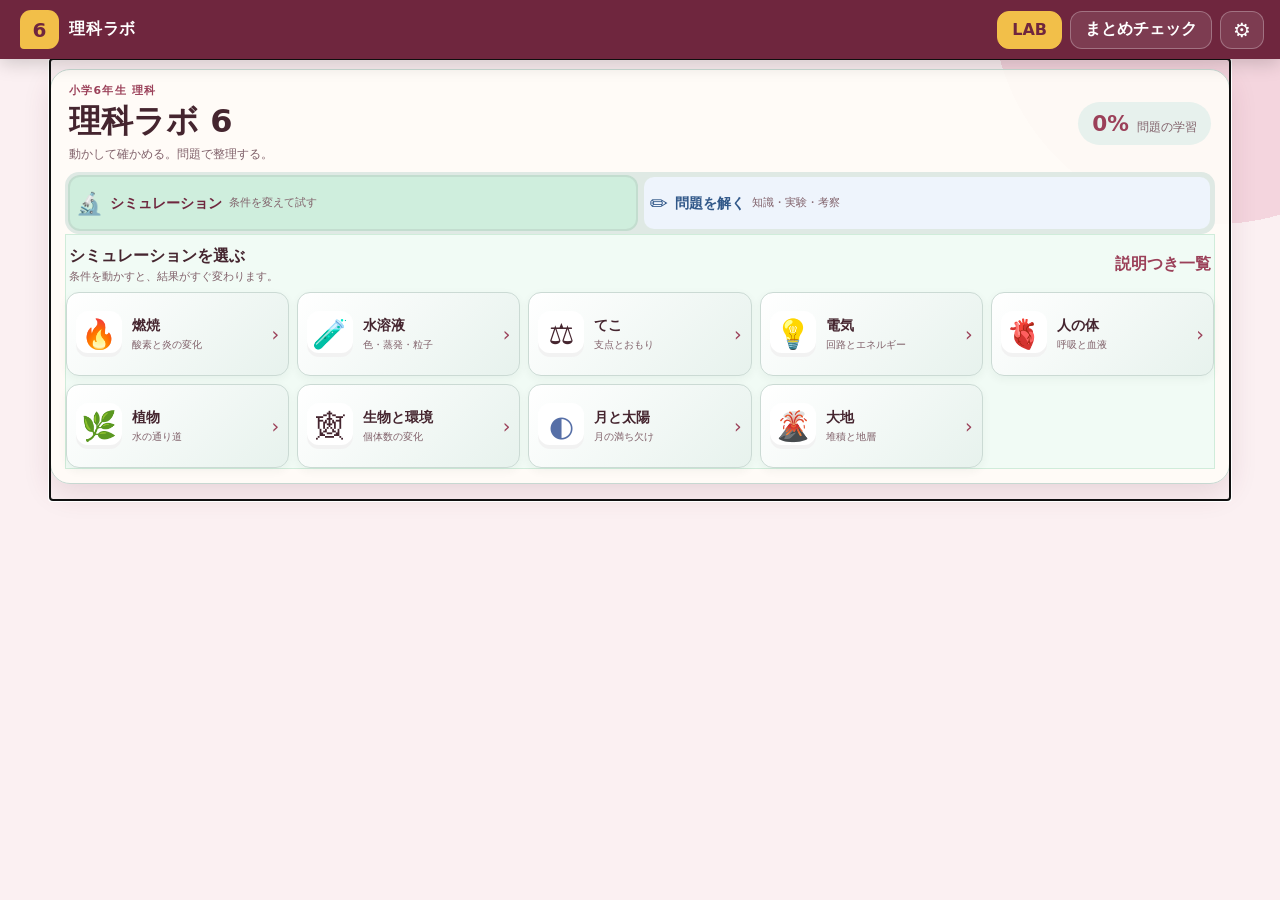
<file: index.html>
<!doctype html>
<html lang="ja">
<head>
  <meta charset="utf-8">
  <meta name="viewport" content="width=device-width, initial-scale=1, viewport-fit=cover">
  <meta name="theme-color" content="#163c34">
  <meta name="description" content="小学6年生理科を、操作できるシミュレーターと問題学習で探究するWeb理科ラボです。">
  <title>理科ラボ 6｜触って、比べて、しくみを発見</title>
  <link rel="stylesheet" href="style.css?v=grade-theme-20260826-2">
</head>
<body>
  <a class="skip-link" href="#app">学習内容へ移動</a>
  <header class="site-header">
    <button id="homeButton" class="brand" type="button" aria-label="単元一覧へ戻る">
      <span class="brand-mark" aria-hidden="true">6</span>
      <span><b>理科ラボ</b><small>証拠から、しくみを考える</small></span>
    </button>
    <div class="header-actions">
      <button id="labButton" class="header-button lab-header-button" type="button">LAB</button>
      <button id="reviewButton" class="header-button" type="button">まとめチェック</button>
      <button id="settingsButton" class="icon-button" type="button" aria-label="設定">⚙</button>
    </div>
  </header>

  <main id="app" tabindex="-1" aria-live="polite"></main>

  <dialog id="settingsDialog" class="settings-dialog">
    <form method="dialog">
      <div class="dialog-head">
        <h2>設定</h2>
        <button class="icon-button" value="cancel" aria-label="閉じる">×</button>
      </div>
      <p>問題の進み具合は、この端末のブラウザ内だけに保存されます。</p>
      <label class="toggle-row">
        <span><b>効果音</b><small>正解・不正解を短い音で知らせます</small></span>
        <input id="soundToggle" type="checkbox" role="switch">
      </label>
      <button id="resetButton" class="danger-button" type="button">学習記録をすべて消す</button>
    </form>
  </dialog>

  <div id="toast" class="toast" role="status" aria-live="polite"></div>
  <script src="units.js?v=cleanup-20260826-1"></script>
  <script src="gamification.js?v=cleanup-20260826-1"></script>
  <script src="asset-rewards.js?v=cleanup-20260826-1"></script>
  <script src="app.js?v=cleanup-20260826-1"></script>
</body>
</html>
</file>
<file: style.css>
:root {
  --ink: #17332d;
  --muted: #60736e;
  --paper: #fffdf8;
  --canvas: #edf3ef;
  --green: #1f6d5b;
  --green-dark: #163c34;
  --green-pale: #e3f2eb;
  --yellow: #f2bf49;
  --blue: #3278a8;
  --red: #bd4c4c;
  --line: #cfdbd5;
  --shadow: 0 10px 28px rgba(23, 51, 45, .09);
  font-family: "BIZ UDPGothic", "Yu Gothic", Meiryo, system-ui, sans-serif;
  color: var(--ink);
  background: var(--canvas);
}

* { box-sizing: border-box; }
body { margin: 0; min-width: 320px; min-height: 100vh; background: radial-gradient(circle at 95% 0, #d8e8de 0 14rem, transparent 14rem), var(--canvas); }
button, input { font: inherit; }
button { -webkit-tap-highlight-color: transparent; }
button:focus-visible, input:focus-visible { outline: 4px solid rgba(50, 120, 168, .32); outline-offset: 2px; }
.skip-link { position: fixed; top: -5rem; left: 1rem; z-index: 100; background: #fff; padding: .8rem; border-radius: .5rem; }
.skip-link:focus { top: 1rem; }

.site-header { min-height: 76px; padding: 10px max(16px, env(safe-area-inset-left)); background: var(--green-dark); color: #fff; display: flex; align-items: center; justify-content: space-between; gap: 12px; position: sticky; top: 0; z-index: 20; box-shadow: 0 4px 18px rgba(0,0,0,.18); }
.brand { border: 0; background: transparent; color: inherit; display: flex; align-items: center; gap: 10px; text-align: left; cursor: pointer; padding: 4px; }
.brand-mark { display: grid; place-items: center; width: 46px; aspect-ratio: 1; border-radius: 14px 14px 14px 4px; background: var(--yellow); color: var(--green-dark); font: 800 1.55rem/1 system-ui; }
.brand b { display: block; font-size: 1.15rem; letter-spacing: .05em; }
.brand small { display: block; margin-top: 2px; color: #cfe2da; font-size: .72rem; }
.header-actions { display: flex; align-items: center; gap: 8px; }
.header-button, .icon-button { min-height: 44px; border: 1px solid rgba(255,255,255,.28); color: #fff; background: rgba(255,255,255,.1); border-radius: 12px; padding: 0 14px; cursor: pointer; font-weight: 700; }
.icon-button { min-width: 44px; padding: 0; font-size: 1.25rem; }

main { width: min(1100px, calc(100% - 32px)); margin: 0 auto; padding: 30px 0 64px; }
.hero { background: linear-gradient(125deg, var(--green-dark), #285c4f); color: #fff; border-radius: 24px; padding: clamp(24px, 5vw, 48px); box-shadow: var(--shadow); overflow: hidden; position: relative; }
.home-hero{display:grid;grid-template-columns:minmax(0,1.15fr) minmax(280px,.85fr);gap:25px;min-height:390px;padding:clamp(28px,5vw,60px);border-radius:28px;background:radial-gradient(circle at 80% 20%,#3d7a70 0,#24584d 36%,#123b37 100%);color:#fff;box-shadow:var(--shadow);overflow:hidden}.home-hero-copy{position:relative;z-index:1}.home-hero h1{margin:0;font-size:clamp(2rem,5vw,4rem);line-height:1.18;letter-spacing:-.04em}.home-hero h1 em{color:#f8d978;font-style:normal}.home-hero-copy>p:not(.eyebrow){max-width:620px;color:#deeee8;line-height:1.8}.home-actions{display:flex;gap:12px;align-items:center;margin-top:25px}.home-link-button{border:0;background:transparent;color:#fff;text-decoration:underline;text-underline-offset:4px;font-weight:800;cursor:pointer}.home-hero-diagram{position:relative;min-height:300px;display:grid;place-items:center;color:#fff}.diagram-sun{position:absolute;top:16%;right:19%;font-size:4.3rem;color:#ffd86a;filter:drop-shadow(0 0 20px #ffd86a)}.diagram-earth{position:absolute;left:34%;top:47%;display:grid;place-items:center;width:90px;height:90px;border-radius:50%;background:#5cb0c1;color:#b7e3e6;font-size:5rem;line-height:0;box-shadow:inset -12px -12px 0 #2f7784}.diagram-moon{position:absolute;right:12%;top:55%;display:grid;place-items:center;width:34px;height:34px;border-radius:50%;background:#e7edf0;color:#c2cbd0;box-shadow:inset -6px -2px 0 #adb8be}.orbit{position:absolute;border:1px solid rgba(255,255,255,.32);border-radius:50%;transform:rotate(-18deg)}.orbit-one{width:260px;height:135px}.orbit-two{width:390px;height:210px}.home-hero-diagram b{position:absolute;padding:7px 11px;border:1px solid rgba(255,255,255,.25);border-radius:99px;background:rgba(255,255,255,.1);font-size:.75rem}.home-hero-diagram b:nth-last-child(3){left:2%;top:15%}.home-hero-diagram b:nth-last-child(2){right:1%;bottom:20%}.home-hero-diagram b:last-child{left:3%;bottom:11%}.home-lab-section,.home-learning-section{margin-top:36px}.home-section-heading{display:flex;align-items:end;justify-content:space-between;gap:20px;margin-bottom:15px}.home-section-heading h2{margin:0;font-size:clamp(1.35rem,3vw,2rem)}.home-section-heading p:not(.eyebrow){margin:6px 0 0;color:var(--muted)}.home-lab-grid{display:grid;grid-template-columns:repeat(2,minmax(0,1fr));gap:15px}.home-lab-card{display:grid;grid-template-columns:110px 1fr auto;align-items:center;gap:17px;min-height:150px;padding:18px;border:1px solid #c9ddd7;border-radius:22px;background:linear-gradient(135deg,#f7fcfa,#dfefe8);color:var(--ink);text-align:left;cursor:pointer;box-shadow:var(--shadow)}.home-lab-card:hover{transform:translateY(-3px);border-color:var(--green)}.home-lab-card>span:not(.home-lab-visual){display:flex;flex-direction:column;gap:4px}.home-lab-card small,.home-lab-card strong,.home-lab-card b{display:block}.home-lab-card small{color:var(--muted);font-size:.75rem}.home-lab-card strong{font-size:1.2rem}.home-lab-card b{margin-top:5px;color:var(--muted);font-size:.78rem}.home-lab-card i{font-size:1.7rem;color:var(--green);font-style:normal}.home-lab-visual{display:grid;place-items:center;width:94px;height:94px;border-radius:25px;background:#fff;color:#ae6c30;font-size:4.3rem;box-shadow:inset 0 -7px 0 rgba(0,0,0,.07)}.moon-visual{color:#566fa7;background:#e7edf9;font-size:4.6rem}.home-progress-pill{display:flex;align-items:baseline;gap:8px;padding:9px 14px;border-radius:99px;background:#e7f1ed}.home-progress-pill b{color:var(--green);font-size:1.35rem}.home-progress-pill span{color:var(--muted);font-size:.75rem}

/* compact start dashboard */
body:has(.home-dashboard) .site-header{min-height:58px;padding-block:6px}
body:has(.home-dashboard) .brand-mark{width:39px;border-radius:11px 11px 11px 4px;font-size:1.25rem}
body:has(.home-dashboard) .brand b{font-size:1rem}
body:has(.home-dashboard) .brand small{display:none}
body:has(.home-dashboard) .header-button,body:has(.home-dashboard) .icon-button{min-height:38px}
body:has(.home-dashboard) main{width:min(1180px,calc(100% - 24px));padding:10px 0 16px}
.home-dashboard{padding:14px;border:1px solid #c7d8d1;border-radius:20px;background:rgba(255,253,248,.9);box-shadow:var(--shadow)}
.home-dashboard-head{display:flex;align-items:center;justify-content:space-between;gap:16px;padding:0 4px 9px}
.home-dashboard-head .eyebrow{margin-bottom:2px;color:var(--green);font-size:.68rem}
.home-dashboard-head h1{margin:0;font-size:clamp(1.45rem,2.8vw,2rem)}
.home-dashboard-head p:not(.eyebrow){margin:2px 0 0;color:var(--muted);font-size:.76rem}
.home-mode-tabs{display:grid;grid-template-columns:1fr 1fr;gap:7px;padding:5px;border-radius:14px;background:#dfe9e4}
.home-mode-tabs button{min-height:52px;display:grid;grid-template-columns:auto auto 1fr;align-items:center;justify-content:center;gap:7px;border:0;border-radius:10px;background:transparent;color:var(--ink);cursor:pointer;text-align:left}
.home-mode-tabs button>span{font-size:1.35rem}.home-mode-tabs button>b{font-size:.9rem}.home-mode-tabs button>small{color:var(--muted);font-size:.67rem}
.home-mode-tabs button[aria-selected=true]{background:#fff;color:var(--green-dark);box-shadow:0 2px 9px rgba(23,51,45,.1)}
.home-mode-panel{padding-top:10px}.home-mode-panel[hidden]{display:none}
.home-panel-heading{display:flex;align-items:center;justify-content:space-between;gap:12px;margin-bottom:8px;padding:0 3px}
.home-panel-heading h2{margin:0;font-size:1.03rem}.home-panel-heading p{margin:2px 0 0;color:var(--muted);font-size:.7rem}
.home-panel-heading .home-progress-pill{padding:5px 10px}.home-panel-heading .home-progress-pill b{font-size:1rem}
.home-compact-grid{display:grid;grid-template-columns:repeat(4,minmax(0,1fr));gap:8px}
.home-compact-card{min-width:0;min-height:84px;display:grid;grid-template-columns:48px minmax(0,1fr) auto;align-items:center;gap:8px;padding:9px;border:1px solid #cbdad4;border-radius:13px;background:linear-gradient(135deg,#fff,#e7f2ed);color:var(--ink);text-align:left;cursor:pointer;box-shadow:0 3px 10px rgba(23,51,45,.05)}
.home-compact-card:hover{border-color:var(--green);transform:translateY(-2px)}
.home-compact-icon{display:grid;place-items:center;width:46px;height:46px;border-radius:12px;background:#fff;font-size:1.8rem;box-shadow:inset 0 -4px 0 rgba(0,0,0,.05)}
.home-compact-card strong,.home-compact-card small{display:block;overflow:hidden;text-overflow:ellipsis}.home-compact-card strong{font-size:.86rem;white-space:nowrap}.home-compact-card small{margin-top:3px;color:var(--muted);font-size:.65rem;white-space:nowrap}.home-compact-card i{color:var(--green);font-size:1.2rem;font-style:normal}
.home-unit-card{background:#fff}.home-unit-card .unit-icon{background:var(--unit-pale);color:var(--unit-color)}.home-unit-card i{color:var(--unit-color)}
@media(min-width:1150px){.home-compact-grid{grid-template-columns:repeat(5,minmax(0,1fr))}}
@media(max-width:700px){body:has(.home-dashboard) main{width:min(100% - 16px,1180px)}.home-dashboard{padding:10px}.home-dashboard-head{align-items:flex-start}.home-dashboard-head>.home-progress-pill{display:none}.home-mode-tabs button{grid-template-columns:auto 1fr;min-height:48px}.home-mode-tabs button>small{display:none}.home-compact-grid{grid-template-columns:repeat(2,minmax(0,1fr))}.home-panel-heading p{display:none}.home-compact-card{min-height:76px;grid-template-columns:42px minmax(0,1fr) auto;padding:7px}.home-compact-icon{width:40px;height:40px;font-size:1.55rem}}
.hero::after { content: "?"; position: absolute; right: 4%; bottom: -38%; color: rgba(255,255,255,.06); font: 900 18rem/1 Georgia, serif; }
.eyebrow { margin: 0 0 9px; color: var(--yellow); font-size: .88rem; font-weight: 800; letter-spacing: .12em; }
.hero h1 { max-width: 720px; margin: 0; font-size: clamp(1.7rem, 4.5vw, 3rem); line-height: 1.28; }
.hero p { max-width: 680px; margin: 15px 0 0; color: #e5f1ec; line-height: 1.75; }
.overall-progress { margin-top: 24px; max-width: 520px; }
.progress-label { display: flex; justify-content: space-between; gap: 12px; font-size: .84rem; font-weight: 700; }
.progress-track { height: 10px; margin-top: 7px; border-radius: 99px; background: rgba(255,255,255,.17); overflow: hidden; }
.progress-fill { height: 100%; border-radius: inherit; background: var(--yellow); transition: width .35s ease; }

.section-heading { margin: 34px 0 14px; display: flex; align-items: end; justify-content: space-between; gap: 16px; }
.section-heading h2 { margin: 0; font-size: 1.35rem; }
.section-heading p { margin: 0; color: var(--muted); font-size: .88rem; }
.unit-grid { display: grid; grid-template-columns: repeat(3, minmax(0, 1fr)); gap: 15px; }
.unit-card { border: 1px solid var(--line); background: var(--paper); border-radius: 18px; padding: 19px; box-shadow: 0 4px 14px rgba(23,51,45,.05); text-align: left; cursor: pointer; color: inherit; min-height: 190px; display: flex; flex-direction: column; transition: transform .16s, box-shadow .16s, border-color .16s; }
.unit-card:hover { transform: translateY(-3px); box-shadow: var(--shadow); border-color: var(--green); }
.unit-top { display: flex; align-items: center; justify-content: space-between; gap: 10px; }
.unit-icon { display: grid; place-items: center; width: 48px; height: 48px; border-radius: 14px; background: var(--unit-pale); color: var(--unit-color); font-size: 1.7rem; }
.unit-number { color: var(--muted); font-size: .78rem; font-weight: 800; }
.unit-card h3 { margin: 13px 0 7px; font-size: 1.08rem; }
.unit-card > p { margin: 0 0 15px; color: var(--muted); font-size: .82rem; line-height: 1.55; flex: 1; }
.mini-progress { display: flex; align-items: center; gap: 9px; color: var(--muted); font-size: .76rem; }
.mini-progress .progress-track { flex: 1; height: 7px; margin: 0; background: #e5ebe8; }
.mini-progress .progress-fill { background: var(--unit-color); }

.breadcrumbs { display: flex; gap: 7px; color: var(--muted); font-size: .82rem; margin-bottom: 14px; }
.text-button { border: 0; background: none; color: var(--green); padding: 0; cursor: pointer; font-weight: 700; }
.unit-banner { --unit-color: var(--green); --unit-pale: var(--green-pale); padding: 24px; border-radius: 20px; background: var(--paper); border-top: 7px solid var(--unit-color); box-shadow: var(--shadow); display: grid; grid-template-columns: auto 1fr auto; align-items: center; gap: 18px; }
.unit-banner .unit-icon { width: 62px; height: 62px; font-size: 2.1rem; }
.unit-banner h1 { margin: 0 0 5px; font-size: clamp(1.45rem, 3vw, 2rem); }
.unit-banner p { margin: 0; color: var(--muted); line-height: 1.55; }
.unit-score { text-align: center; border-left: 1px solid var(--line); padding-left: 22px; }
.unit-score b { display: block; font-size: 1.5rem; color: var(--unit-color); }
.unit-score small { color: var(--muted); }

.phase-tabs { display: grid; grid-template-columns: repeat(3, 1fr); gap: 10px; margin: 20px 0; }
.phase-tab { min-height: 62px; border: 2px solid var(--line); border-radius: 15px; background: var(--paper); color: var(--ink); padding: 8px; cursor: pointer; font-weight: 800; }
.phase-tab small { display: block; margin-top: 3px; color: var(--muted); font-size: .7rem; font-weight: 500; }
.phase-tab[aria-selected="true"] { border-color: var(--green); background: var(--green-pale); color: var(--green-dark); }
.phase-tab.is-done::after { content: " ✓"; color: var(--green); }

.activity-layout { display: grid; grid-template-columns: 210px minmax(0, 1fr); gap: 18px; align-items: start; }
.activity-nav { background: var(--paper); border: 1px solid var(--line); border-radius: 17px; padding: 12px; position: sticky; top: 96px; }
.activity-nav h2 { margin: 3px 6px 10px; font-size: .9rem; }
.activity-dot { width: 100%; min-height: 45px; border: 0; border-radius: 10px; background: transparent; color: var(--ink); padding: 8px; text-align: left; cursor: pointer; font-size: .82rem; }
.activity-dot:hover { background: #f0f4f1; }
.activity-dot.active { background: var(--green-pale); color: var(--green-dark); font-weight: 800; }
.activity-dot.done::before { content: "✓ "; color: var(--green); }
.activity-card { min-height: 460px; background: var(--paper); border: 1px solid var(--line); border-radius: 20px; padding: clamp(20px, 4vw, 36px); box-shadow: var(--shadow); }
.activity-count { color: var(--muted); font-size: .78rem; font-weight: 700; }
.activity-card h2 { margin: 8px 0 12px; font-size: clamp(1.25rem, 3vw, 1.7rem); line-height: 1.45; }
.activity-lead { color: var(--muted); line-height: 1.75; }
.evidence { margin: 18px 0; padding: 16px 18px; border-left: 5px solid var(--blue); background: #eef6fb; border-radius: 4px 13px 13px 4px; line-height: 1.7; }
.evidence b { display: block; color: #225b82; font-size: .78rem; margin-bottom: 3px; }
.pair-box { display: grid; grid-template-columns: 1fr auto 1fr; align-items: stretch; gap: 10px; margin: 18px 0; }
.pair-item { display: grid; place-items: center; min-height: 82px; background: var(--green-pale); border-radius: 14px; padding: 12px; text-align: center; font-weight: 800; }
.pair-vs { align-self: center; color: var(--muted); font-size: .76rem; font-weight: 800; }
.choices { display: grid; gap: 10px; margin: 20px 0; }
.choice { min-height: 58px; border: 2px solid var(--line); border-radius: 13px; background: #fff; color: var(--ink); padding: 12px 15px; text-align: left; cursor: pointer; line-height: 1.45; }
.choice:hover:not(:disabled) { border-color: var(--green); background: #f4faf7; }
.choice.selected { border-color: var(--blue); background: #eef6fb; }
.choice.correct { border-color: var(--green); background: #e6f5ed; }
.choice.wrong { border-color: var(--red); background: #fff0f0; }
.choice:disabled { cursor: default; opacity: 1; }
.answer-area { min-height: 72px; }
.feedback { padding: 14px 16px; border-radius: 13px; line-height: 1.65; }
.feedback.correct { background: #e6f5ed; color: #185541; }
.feedback.wrong { background: #fff0f0; color: #8f3434; }
.feedback b { display: block; margin-bottom: 2px; }
.action-row { display: flex; align-items: center; justify-content: space-between; gap: 12px; margin-top: 22px; }
.primary-button, .secondary-button, .danger-button { min-height: 48px; border-radius: 12px; padding: 0 20px; cursor: pointer; font-weight: 800; }
.primary-button { border: 0; background: var(--green); color: #fff; }
.primary-button:disabled { opacity: .4; cursor: default; }
.secondary-button { border: 2px solid var(--line); background: #fff; color: var(--ink); }

.sort-instruction { margin-bottom: 12px; color: var(--muted); font-size: .83rem; }
.sort-cards { display: flex; flex-wrap: wrap; gap: 9px; margin-bottom: 18px; }
.sort-card { min-height: 48px; border: 2px solid var(--line); border-radius: 12px; background: #fff; padding: 9px 13px; cursor: pointer; }
.sort-card.selected { border-color: var(--blue); background: #eef6fb; }
.sort-card.assigned { opacity: .45; }
.buckets { display: grid; grid-template-columns: repeat(2, 1fr); gap: 12px; }
.bucket { min-height: 130px; border: 2px dashed #aebdb6; border-radius: 15px; padding: 12px; background: #f8faf9; }
.bucket h3 { margin: 0 0 9px; font-size: .92rem; }
.bucket-items { display: flex; flex-wrap: wrap; gap: 7px; }
.bucket-chip { border: 0; border-radius: 9px; background: var(--green-pale); color: var(--ink); padding: 8px 10px; cursor: pointer; font-size: .78rem; }

.review-head { display: flex; justify-content: space-between; align-items: end; gap: 18px; margin-bottom: 18px; }
.review-head h1 { margin: 0; }
.review-head p { margin: 6px 0 0; color: var(--muted); }
.review-card { max-width: 760px; margin: 0 auto; }
.review-result { text-align: center; padding: 24px; }
.result-ring { width: 140px; height: 140px; margin: 0 auto 16px; display: grid; place-items: center; border-radius: 50%; background: conic-gradient(var(--green) var(--score), #dfe8e3 0); position: relative; }
.result-ring::before { content: ""; position: absolute; inset: 12px; border-radius: 50%; background: var(--paper); }
.result-ring b { position: relative; font-size: 1.9rem; }
.miss-list { text-align: left; display: grid; gap: 8px; margin-top: 20px; }
.miss-item { padding: 12px; border-radius: 10px; background: #fff4e1; }

.empty-state { background: var(--paper); border-radius: 20px; padding: 40px; text-align: center; box-shadow: var(--shadow); }
.settings-dialog { width: min(480px, calc(100% - 28px)); border: 0; border-radius: 20px; padding: 0; color: var(--ink); box-shadow: 0 25px 80px rgba(0,0,0,.3); }
.settings-dialog::backdrop { background: rgba(14,35,30,.58); }
.settings-dialog form { padding: 22px; }
.dialog-head { display: flex; justify-content: space-between; align-items: center; }
.dialog-head h2 { margin: 0; }
.dialog-head .icon-button { color: var(--ink); background: #eef2f0; }
.toggle-row { display: flex; justify-content: space-between; align-items: center; gap: 16px; margin: 22px 0; padding: 14px; border: 1px solid var(--line); border-radius: 13px; }
.toggle-row small { display: block; color: var(--muted); margin-top: 3px; }
.toggle-row input { width: 24px; height: 24px; }
.danger-button { width: 100%; border: 2px solid #e5bcbc; background: #fff5f5; color: #9a3636; }
.toast { position: fixed; left: 50%; bottom: 24px; z-index: 100; transform: translate(-50%, 120px); background: var(--green-dark); color: #fff; padding: 11px 18px; border-radius: 99px; box-shadow: var(--shadow); transition: transform .22s; }
.toast.show { transform: translate(-50%, 0); }

@media (max-width: 820px) {
  .unit-grid { grid-template-columns: repeat(2, minmax(0, 1fr)); }
  .activity-layout { grid-template-columns: 1fr; }
  .activity-nav { position: static; display: flex; gap: 7px; overflow-x: auto; }
  .activity-nav h2 { display: none; }
  .activity-dot { width: auto; min-width: 92px; text-align: center; }
}
@media (max-width: 560px) {
  .brand small { display: none; }
  .header-button { font-size: .78rem; padding: 0 9px; }
  main { width: min(100% - 20px, 1100px); padding-top: 18px; }
  .hero { border-radius: 18px; padding: 23px 20px; }
  .unit-grid { grid-template-columns: 1fr; gap: 10px; }
  .unit-card { min-height: 150px; }
  .unit-banner { grid-template-columns: auto 1fr; padding: 17px; }
  .unit-score { grid-column: 1 / -1; border-left: 0; border-top: 1px solid var(--line); padding: 12px 0 0; display: flex; justify-content: center; gap: 6px; }
  .phase-tabs { gap: 5px; }
  .phase-tab { font-size: .78rem; padding: 6px 2px; }
  .phase-tab small { font-size: .62rem; }
  .activity-card { min-height: 430px; border-radius: 16px; }
  .pair-box { grid-template-columns: 1fr; }
  .pair-vs { justify-self: center; }
  .buckets { grid-template-columns: 1fr; }
  .action-row { align-items: stretch; }
  .action-row button { flex: 1; padding: 0 8px; }
}
@media (prefers-reduced-motion: reduce) { * { scroll-behavior: auto !important; transition: none !important; } }

/* Science LAB ------------------------------------------------------------ */
main.lab-main { width: min(1400px, calc(100% - 28px)); }
.lab-header-button { background: var(--yellow); color: var(--green-dark); border-color: var(--yellow); }
.lab-entrance { margin: 22px 0 8px; display: grid; grid-template-columns: minmax(0, 1.2fr) minmax(300px, .8fr); gap: 18px; padding: clamp(20px, 4vw, 34px); border: 1px solid #bcd3c9; border-radius: 22px; background: linear-gradient(135deg,#f8fcfa,#e4f1eb); box-shadow: var(--shadow); }
.lab-entrance h2 { margin: 0; font-size: clamp(1.35rem,3vw,2rem); }
.lab-entrance-copy > p:not(.eyebrow) { color: var(--muted); line-height: 1.7; }
.lab-entrance-actions { display: flex; gap: 10px; margin-top: 18px; }
.lab-preview { display: grid; grid-template-columns: repeat(2,1fr); gap: 10px; }
.lab-preview button { min-height: 150px; border: 2px solid #d2dfd9; border-radius: 17px; background: #fff; color: var(--ink); padding: 16px 10px; cursor: pointer; }
.lab-preview button:hover { border-color: var(--green); }
.lab-preview span,.lab-preview b,.lab-preview small { display: block; }
.lab-preview span { font-size: 2.5rem; }.lab-preview b { margin: 8px 0 4px; }.lab-preview small { color: var(--muted); line-height: 1.4; }

.lab-loading { min-height: 55vh; display: grid; place-items: center; align-content: center; text-align: center; background: var(--paper); border-radius: 24px; box-shadow: var(--shadow); }
.lab-loading-mark { font-size: 3.5rem; animation: lab-pulse 1.2s ease-in-out infinite; }.lab-loading h1 { margin: 12px 0 4px; }.lab-loading p { color: var(--muted); }
@keyframes lab-pulse { 50% { transform: scale(1.08); } }
.lab-library-hero { display: flex; align-items: end; justify-content: space-between; gap: 24px; padding: clamp(24px,5vw,48px); border-radius: 24px; color: #fff; background: linear-gradient(125deg,#173f45,#2e6870); box-shadow: var(--shadow); }
.lab-library-hero h1 { margin: 0; font-size: clamp(1.7rem,4vw,2.7rem); }.lab-library-hero p:not(.eyebrow) { max-width: 740px; color:#e2f0ef; line-height:1.7; }.lab-library-hero .secondary-button { flex: none; }
.lab-card-grid { display: grid; grid-template-columns: repeat(2,minmax(0,1fr)); gap: 18px; }
.lab-card { min-height: 260px; position: relative; overflow: hidden; border: 1px solid var(--line); border-top: 8px solid var(--lab-accent); border-radius: 22px; background: var(--paper); color: var(--ink); padding: 24px; text-align: left; cursor: pointer; box-shadow: 0 5px 16px rgba(23,51,45,.06); }
.lab-card:hover { transform: translateY(-3px); box-shadow: var(--shadow); }.lab-card-icon { display:block; font-size:3rem; }.lab-card-tag { position:absolute; top:20px; right:20px; color:var(--lab-accent); font-size:.78rem; font-weight:800; }.lab-card h2 { margin:13px 0 7px; }.lab-card p { color:var(--muted); line-height:1.65; }.lab-card > b { color:var(--lab-accent); }
.future-labs { margin-top: 34px; }.future-lab-grid { display:grid; grid-template-columns:repeat(4,minmax(0,1fr)); gap:10px; }.future-lab-grid article { min-height:130px; position:relative; display:flex; flex-direction:column; gap:4px; padding:15px; border:1px dashed #b7c8c1; border-radius:15px; background:rgba(255,255,255,.6); }.future-lab-grid article > span { font-size:1.8rem; }.future-lab-grid small { color:var(--muted); }.future-lab-grid em { position:absolute; right:10px; bottom:10px; color:#7a8b84; font-size:.68rem; font-style:normal; }

.science-lab { --lab-accent:var(--green); }
.lab-titlebar { display:flex; justify-content:space-between; align-items:end; gap:20px; padding:4px 4px 17px; }.lab-titlebar h1 { margin:0; font-size:clamp(1.6rem,3vw,2.35rem); }.lab-titlebar p:not(.eyebrow) { margin:8px 0 0; color:var(--muted); }.lab-mode { width:max-content; max-width:100%; display:flex; gap:4px; margin-bottom:12px; padding:4px; border:1px solid var(--line); border-radius:13px; background:#dfe9e4; }.lab-mode button { min-height:42px; border:0; border-radius:9px; background:transparent; color:var(--ink); padding:0 17px; cursor:pointer; font-weight:800; }.lab-mode button[aria-pressed="true"] { background:#fff; color:var(--lab-accent); box-shadow:0 2px 8px rgba(0,0,0,.08); }
.lab-workspace { display:grid; grid-template-columns:minmax(0,1fr) 330px; gap:14px; align-items:start; }.simulation-column,.control-panel { border:1px solid var(--line); background:var(--paper); border-radius:20px; box-shadow:var(--shadow); }.simulation-column { min-width:0; overflow:hidden; }.sim-stage { min-height:410px; display:grid; place-items:center; background:#eef3f1; }.sim-stage svg { display:block; width:100%; height:auto; max-height:560px; touch-action:none; user-select:none; }.sim-readout { min-height:108px; padding:13px 18px; border-top:1px solid var(--line); background:#fff; }.sim-actions { display:flex; justify-content:flex-end; gap:8px; padding:0 18px 17px; }.sim-actions button:first-child { margin-right:auto; }
.control-panel { max-height:650px; overflow:auto; padding:20px; }.control-heading h2 { margin:0; }.control-heading > p:not(.eyebrow) { margin:7px 0 20px; color:var(--muted); font-size:.83rem; line-height:1.55; }.control-section { min-width:0; margin:0 0 16px; padding:13px; border:1px solid var(--line); border-radius:14px; }.control-section legend { padding:0 7px; color:var(--lab-accent); font-weight:800; }.control-section > p { margin:0 0 10px; color:var(--muted); font-size:.74rem; }.range-control { display:block; margin:12px 0; }.range-control > span { display:flex; justify-content:space-between; gap:8px; font-size:.83rem; font-weight:700; }.range-control output { color:var(--lab-accent); }.range-control input { width:100%; min-height:32px; accent-color:var(--lab-accent); cursor:pointer; }.segmented-control > span { display:block; margin-bottom:7px; font-size:.82rem; font-weight:700; }.segmented-control > div { display:grid; grid-template-columns:repeat(2,1fr); gap:5px; }.segmented-control button { min-height:40px; border:1px solid var(--line); border-radius:9px; background:#fff; cursor:pointer; }.segmented-control button[aria-pressed="true"] { border-color:var(--lab-accent); background:#eaf4ef; color:var(--lab-accent); font-weight:800; }.try-card { padding:14px; border-left:5px solid var(--yellow); border-radius:5px 12px 12px 5px; background:#fff6dc; }.try-card p { margin:5px 0 0; font-size:.8rem; line-height:1.55; }.run-controls { display:grid; gap:7px; margin-top:12px; }.run-controls button { width:100%; }
.model-note { margin:12px 3px; color:var(--muted); font-size:.74rem; line-height:1.55; }.model-note b { color:var(--ink); }

.inquiry-area { margin-top:16px; border:1px solid var(--line); border-radius:20px; background:var(--paper); box-shadow:var(--shadow); overflow:hidden; }.inquiry-tabs { display:grid; grid-template-columns:repeat(4,1fr); background:#e4ece8; }.inquiry-tabs button { min-height:58px; border:0; border-right:1px solid #c9d5cf; background:transparent; color:var(--ink); cursor:pointer; font-weight:800; }.inquiry-tabs button:last-child { border-right:0; }.inquiry-tabs button span { display:inline-grid; place-items:center; width:26px; height:26px; margin-right:5px; border-radius:50%; background:#fff; color:var(--muted); }.inquiry-tabs button[aria-selected="true"] { background:#fff; color:var(--lab-accent); }.inquiry-tabs button[aria-selected="true"] span { background:var(--lab-accent); color:#fff; }.inquiry-panel { min-height:210px; padding:24px; }.inquiry-panel h2 { margin:0 0 5px; }.inquiry-panel > p { color:var(--muted); }.prediction-chips { display:flex; flex-wrap:wrap; gap:8px; margin:16px 0; }.prediction-chips button { min-height:44px; border:2px solid var(--line); border-radius:999px; background:#fff; color:var(--ink); padding:7px 14px; cursor:pointer; }.prediction-chips button[aria-pressed="true"] { border-color:var(--lab-accent); background:#eaf4ef; }.lab-textarea { display:block; }.lab-textarea span { display:block; margin-bottom:6px; font-weight:800; }.lab-textarea textarea { width:100%; resize:vertical; border:2px solid var(--line); border-radius:12px; padding:12px; color:var(--ink); background:#fff; line-height:1.7; }.lab-textarea textarea:focus { border-color:var(--lab-accent); outline:3px solid color-mix(in srgb,var(--lab-accent) 18%,transparent); }.inquiry-panel [data-save-consideration] { margin-top:12px; }
.lab-guide { display:flex; align-items:center; gap:10px; width:fit-content; max-width:720px; margin:14px 0 0 auto; padding:10px 15px; border-radius:14px; background:#173f45; color:#fff; box-shadow:var(--shadow); }.lab-guide span { font-size:1.35rem; }.lab-guide p { margin:0; font-size:.82rem; }

.record-success { display:flex; align-items:center; gap:13px; padding:14px; border-radius:14px; background:#e8f5ee; }.record-success > span { display:grid; place-items:center; width:44px; height:44px; flex:none; border-radius:50%; background:var(--green); color:#fff; font-size:1.5rem; }.record-success h2,.record-success p { margin:0; }.record-success p { color:var(--muted); font-size:.78rem; }.record-summary { display:grid; grid-template-columns:repeat(2,minmax(0,1fr)); gap:10px; margin-top:12px; }.record-summary section { padding:12px; border:1px solid var(--line); border-radius:12px; background:#fafcfb; }.record-summary h3 { margin:0 0 7px; color:var(--lab-accent); font-size:.82rem; }.record-summary p { margin:0; line-height:1.65; white-space:pre-wrap; }.record-summary dl { margin:0; }.record-summary dl div { display:flex; justify-content:space-between; gap:10px; padding:4px 0; border-bottom:1px dotted #cbd7d1; }.record-summary dl div:last-child { border-bottom:0; }.record-summary dt { color:var(--muted); }.record-summary dd { margin:0; text-align:right; font-weight:800; }.compare-records { display:grid; grid-template-columns:repeat(3,minmax(0,1fr)); gap:9px; }.compare-records > article { min-width:0; padding:10px; border:2px solid #d5dfda; border-radius:13px; }.compare-records > article > span { color:var(--lab-accent); font-size:.74rem; font-weight:800; }.compare-records .record-summary { grid-template-columns:1fr; }.compare-records .record-summary section { padding:8px; }.empty-lab-panel { display:grid; place-items:center; align-content:center; min-height:160px; text-align:center; }.empty-lab-panel h2 { margin:0; }.empty-lab-panel p { color:var(--muted); }
.mini-graph { margin-top:18px; padding:12px; border-radius:14px; background:#f7faf8; }.mini-graph svg { display:block; width:100%; height:auto; overflow:visible; }.graph-grid line { stroke:#d5dfda; }.graph-grid text,.mini-graph svg > text { fill:#60736e; font-size:12px; }.graph-bar,.graph-point { fill:var(--series); }.graph-line { fill:none; stroke:var(--series); stroke-width:4; stroke-linejoin:round; }.graph-legend { display:flex; justify-content:center; gap:16px; font-size:.76rem; }.graph-legend i { display:inline-block; width:12px; height:12px; margin-right:5px; border-radius:3px; background:var(--series); vertical-align:-1px; }

/* lever */
.lab-grid-lines line { stroke:#d9d2c5; stroke-width:1; stroke-dasharray:5 8; }.lab-grid-lines text { fill:#857967; font-size:15px; }.svg-caption { fill:#546863; font-size:18px; font-weight:800; }.weight-label { fill:#17332d; font-size:18px; font-weight:800; }.drag-hit { cursor:grab; }.drag-hit:active { cursor:grabbing; }.drag-hit:focus-visible circle { stroke:#4b9cc7; stroke-width:6; }.moment-card { display:grid; grid-template-columns:auto 1fr auto; align-items:center; gap:10px; padding:9px 13px; border-radius:12px; background:#edf7fb; }.moment-card.right { background:#fff1eb; }.moment-card span { font-size:.75rem; font-weight:800; }.moment-card b { display:flex; gap:6px; justify-content:center; }.moment-card i { font-style:normal; }.moment-card strong { display:grid; place-items:center; width:40px; height:40px; border-radius:50%; background:#287aa0; color:#fff; font-size:1.25rem; }.moment-card.right strong { background:#cc7047; }.sim-readout:has(.moment-card) { display:grid; grid-template-columns:1fr auto 1fr; align-items:center; gap:10px; }.balance-status { min-width:120px; text-align:center; }.balance-status span,.balance-status b,.balance-status small { display:block; }.balance-status span { font-size:1.5rem; }.balance-status small { color:var(--muted); }.balance-status.balanced { color:var(--green); }

/* moon */
.stars { fill:rgba(255,255,255,.65); }.space-label { fill:#dce8ff; font-size:17px; font-weight:800; }.sun-rays line { stroke:rgba(255,218,91,.22); stroke-width:2; marker-end:none; }.object-label { fill:#dce8ff; font-size:16px; font-weight:800; }.phase-name { fill:#fff; font-size:24px; font-weight:800; }.phase-percent { fill:#c9d8f3; font-size:15px; }.drag-hint { fill:#9fb2d4; font-size:14px; }.moon-hit { cursor:grab; }.moon-hit:active { cursor:grabbing; }[data-moon]:focus-visible .moon-hit { stroke:#74c6ff; stroke-width:6; }.sim-readout:has(.moon-readout-card) { display:flex; align-items:stretch; gap:9px; }.moon-readout-card { flex:1; padding:10px 13px; border-radius:12px; background:#edf2fb; }.moon-readout-card span,.moon-readout-card b,.moon-readout-card strong { display:block; }.moon-readout-card span { color:var(--muted); font-size:.72rem; }.moon-readout-card b { margin-top:4px; }.moon-readout-card strong { margin-top:3px; color:#5266a8; font-size:.78rem; }.moon-arrow { align-self:center; color:#8090ae; font-size:1.5rem; }.moon-mission { min-width:150px; padding:9px 12px; border:2px dashed #e3b83f; border-radius:12px; background:#fff8da; }.moon-mission span,.moon-mission b,.moon-mission small { display:block; }.moon-mission span { font-size:.7rem; }.moon-mission.solved { border-style:solid; border-color:var(--green); background:#e8f5ee; }

/* notebook */
.notebook-page > header { display:flex; justify-content:space-between; align-items:end; gap:20px; padding:24px; border-radius:20px; background:var(--paper); box-shadow:var(--shadow); }.notebook-page h1 { margin:0; }.notebook-page header p:not(.eyebrow) { margin:6px 0 0; color:var(--muted); }.notebook-filter { display:flex; gap:6px; margin:16px 0; padding:5px; width:max-content; border:1px solid var(--line); border-radius:13px; background:#dfe9e4; }.notebook-filter button { min-height:42px; border:0; border-radius:9px; background:transparent; padding:0 16px; cursor:pointer; }.notebook-filter button[aria-pressed="true"] { background:#fff; color:var(--green); font-weight:800; }.notebook-list { display:grid; gap:14px; }.notebook-record { padding:20px; border:1px solid var(--line); border-left:7px solid var(--green); border-radius:18px; background:var(--paper); box-shadow:0 4px 13px rgba(23,51,45,.05); }.notebook-record > header { display:flex; align-items:center; gap:10px; }.notebook-record > header span { color:var(--green); font-weight:800; }.notebook-record > header time { margin-left:auto; color:var(--muted); font-size:.75rem; }.notebook-delete { display:block; margin:12px 0 0 auto; border:0; background:transparent; color:#9a3636; cursor:pointer; font-size:.75rem; text-decoration:underline; }

@media (max-width: 980px) {
  .lab-workspace { grid-template-columns:minmax(0,1fr) 285px; }.control-panel { padding:14px; }.future-lab-grid { grid-template-columns:repeat(3,minmax(0,1fr)); }
  .sim-stage { min-height:360px; }
}
@media (max-width: 760px) {
  .home-hero{grid-template-columns:1fr;min-height:0;padding:28px 22px}.home-hero-diagram{min-height:220px;transform:scale(.82);margin:-10px 0 -20px}.home-actions{flex-direction:column;align-items:stretch}.home-actions button{width:100%}.home-section-heading{align-items:flex-start;flex-direction:column}.home-section-heading>.secondary-button{width:100%}.home-lab-grid{grid-template-columns:1fr}.home-lab-card{grid-template-columns:82px 1fr auto;min-height:125px;padding:13px}.home-lab-visual{width:72px;height:72px;font-size:3.2rem;border-radius:18px}.home-lab-card strong{font-size:1.05rem}
  main.lab-main { width:min(100% - 18px,1400px); }.lab-entrance,.lab-card-grid { grid-template-columns:1fr; }.lab-preview { grid-template-columns:repeat(2,1fr); }.lab-library-hero,.lab-titlebar { align-items:flex-start; flex-direction:column; }.future-lab-grid { grid-template-columns:repeat(2,minmax(0,1fr)); }
  .lab-workspace { grid-template-columns:1fr; }.control-panel { max-height:none; }.sim-stage { min-height:280px; }.sim-actions { flex-wrap:wrap; }.sim-actions button { flex:1; min-width:120px; }.sim-actions button:first-child { margin-right:0; }
  .inquiry-tabs button { font-size:.75rem; }.inquiry-tabs button span { display:none; }.inquiry-panel { padding:17px; }.compare-records { grid-template-columns:1fr; }.record-summary { grid-template-columns:1fr; }.lab-guide { margin-left:0; }
  .sim-readout:has(.moment-card) { grid-template-columns:1fr; }.balance-status { display:flex; justify-content:center; align-items:center; gap:8px; }.balance-status span,.balance-status b,.balance-status small { display:inline; }.sim-readout:has(.moon-readout-card) { flex-wrap:wrap; }.moon-readout-card { min-width:40%; }.moon-mission { width:100%; }
  .notebook-page > header { align-items:flex-start; flex-direction:column; }.notebook-record > header { flex-wrap:wrap; }.notebook-record > header time { width:100%; margin-left:0; }
}
@media (max-width: 480px) {
  .lab-preview { grid-template-columns:1fr; }.lab-preview button { min-height:120px; }.lab-entrance-actions { flex-direction:column; }.lab-library-hero { padding:24px 19px; }.lab-card { min-height:220px; padding:18px; }.future-lab-grid { grid-template-columns:1fr; }.lab-mode { width:100%; }.lab-mode button { flex:1; padding:0 8px; font-size:.78rem; }.inquiry-tabs { grid-template-columns:repeat(2,1fr); }.notebook-filter { width:100%; }.notebook-filter button { flex:1; padding:0 6px; }.sim-stage { min-height:220px; }
}
@media (prefers-reduced-motion: reduce) { .lab-loading-mark { animation:none; } }
.extra-svg{width:100%;height:auto;min-height:410px;background:#f2f6f4}.scene-title{fill:#294c51;font-size:23px;font-weight:800}.scene-caption{fill:#355b60;font-size:18px;font-weight:800}.component-label,.beaker-label{fill:#355b60;font-size:16px;font-weight:800}.flame{fill:#f2a52e;stroke:#d85a35;stroke-width:6;transform-origin:450px 350px;animation:flamePulse .7s ease-in-out infinite alternate}.smoke circle{fill:#91a4a2;opacity:.55;animation:smokeRise 2s ease-out infinite}.particle{animation:particleFloat 2.8s ease-in-out infinite;animation-delay:var(--delay)}.oxygen{fill:#3d91b4}.steam{fill:none;stroke:#aebfc2;stroke-width:5;stroke-linecap:round;animation:steamRise 1.8s ease-out infinite}.current{fill:#f0bc43;animation:currentMove 1.2s linear infinite;animation-delay:var(--delay)}.motor{animation:motorSpin .8s linear infinite}.leaf{fill:#4f9b61;stroke:#296844;stroke-width:4}.water-particle,.blood-cell,.sediment{fill:#3c9bb2;animation:flowMove 1.8s linear infinite;animation-delay:var(--delay)}.heart{transform-origin:450px 275px;animation:heartBeat var(--pulse) ease-in-out infinite}.extra-readout-grid{display:grid;grid-template-columns:repeat(3,1fr);gap:8px;margin-bottom:10px}.extra-metric{padding:10px 12px;border-radius:12px;background:#eef5f4;border-top:4px solid var(--lab-accent)}.extra-metric span,.extra-metric b{display:block}.extra-metric span{color:var(--muted);font-size:.73rem}.extra-metric b{margin-top:3px;font-size:1.05rem}.extra-bars{display:grid;gap:6px}.extra-bars>div{display:grid;grid-template-columns:100px 1fr;align-items:center;gap:8px;font-size:.72rem}.extra-bars i{display:block;height:10px;overflow:hidden;border-radius:99px;background:#e0e9e5}.extra-bars em{display:block;height:100%;border-radius:inherit}@keyframes flamePulse{to{transform:scale(1.08) translateY(-4px)}}@keyframes smokeRise{to{transform:translateY(-45px) scale(1.2);opacity:0}}@keyframes particleFloat{50%{transform:translate(8px,-10px)}}@keyframes steamRise{to{transform:translateY(-35px);opacity:0}}@keyframes currentMove{to{transform:translateX(35px);opacity:.25}}@keyframes motorSpin{to{transform:translate(690px 250px) rotate(360deg)}}@keyframes flowMove{to{transform:translateY(-90px);opacity:.25}}@keyframes heartBeat{0%,100%{transform:scale(1)}45%{transform:scale(1.08)}}
.burning-lab{--lab-accent:#c95b38}.burn-title{display:flex;justify-content:space-between;gap:20px;align-items:end;margin-bottom:18px}.burn-title h1{margin:0;font-size:clamp(1.7rem,3vw,2.4rem)}.burn-title p:not(.eyebrow){color:var(--muted);margin:8px 0 0}.burn-mission{padding:13px 15px;border:1px solid var(--line);border-radius:15px;background:var(--paper)}.burn-mission label{display:grid;gap:6px;font-size:.78rem;font-weight:800}.burn-mission select{min-width:220px;padding:9px;border:1px solid var(--line);border-radius:9px;background:#fff}.burn-workspace{display:grid;grid-template-columns:minmax(0,1fr) 320px;gap:15px}.burn-stage-wrap,.burn-panel,.burn-inquiry,.gas-test,.burn-records{border:1px solid var(--line);border-radius:20px;background:var(--paper);box-shadow:var(--shadow);overflow:hidden}.burn-stage{background:#edf6f4}.burning-svg{display:block;width:100%;height:auto;min-height:440px;touch-action:none}.scene-label,.tap-label,.scene-note{fill:#355b60;font-size:15px;font-weight:800}.tap-label{font-size:13px}.burn-flame{fill:#ffad2e;stroke:#d75b32;stroke-width:6;filter:url(#glow);transform-origin:450px 350px;animation:burnFlicker .55s ease-in-out infinite alternate}.cold-flame{fill:#ccd9d8;opacity:.5}.air-in,.air-out{fill:none;stroke:#4ba2b0;stroke-width:4;stroke-dasharray:8 10;animation:airFlow 1.5s linear infinite;animation-delay:var(--delay)}.air-out{stroke:#c67b52}.flow-label,.gas-title{fill:#44727a;font-size:14px;font-weight:800}.gas-other{fill:#839b9e;opacity:.45}.gas-oxygen{fill:#3e92b5}.gas-co2{fill:#d2764b}.lighter,.cover-handle,.jar{cursor:pointer}.lighter:hover,.cover-handle:hover{filter:brightness(1.08)}.burn-readout{padding:12px 16px;background:#fff}.burn-panel{padding:18px}.burn-panel-head h2{margin:0}.burn-panel-head p:not(.eyebrow){color:var(--muted);font-size:.82rem;line-height:1.5}.burn-control-grid{display:grid;gap:8px}.burn-control-grid button,.gas-actions button,.gas-tabs button{min-height:42px;border:1px solid var(--line);border-radius:10px;background:#fff;cursor:pointer;font-weight:800}.burn-control-grid button:hover,.gas-actions button:hover,.gas-tabs button:hover{border-color:var(--lab-accent);color:var(--lab-accent)}.burn-toggle{display:flex;gap:7px;align-items:center;margin:13px 0;font-size:.82rem;font-weight:700}.burn-speed{display:flex;flex-wrap:wrap;gap:5px;margin-top:15px;font-size:.75rem}.burn-speed b{width:100%;margin-bottom:2px}.burn-speed button{border:1px solid var(--line);border-radius:99px;background:#fff;padding:7px 9px;cursor:pointer}.burn-try{margin-top:18px;padding:13px;border-left:5px solid #e9b948;border-radius:5px 12px 12px 5px;background:#fff8df}.burn-try p{margin:5px 0 0;font-size:.8rem;line-height:1.5}.burn-inquiry,.gas-test,.burn-records{margin-top:16px;padding:20px}.burn-subhead{display:flex;justify-content:space-between;gap:18px;align-items:start}.burn-subhead h2{margin:0}.burn-subhead p:not(.eyebrow){margin:6px 0 0;color:var(--muted);font-size:.82rem}.prediction-buttons{display:flex;flex-wrap:wrap;gap:8px;margin:15px 0}.prediction-buttons button{min-height:44px;padding:8px 13px;border:2px solid var(--line);border-radius:99px;background:#fff;cursor:pointer}.burn-inquiry textarea,.burn-thought textarea{width:100%;margin-top:9px;padding:10px;border:1px solid var(--line);border-radius:10px;resize:vertical}.simulation-badge{padding:7px 10px;border-radius:99px;background:#edf5f0;color:#527169;font-size:.7rem}.gas-tabs{display:flex;gap:7px;margin-top:14px}.gas-tabs button{padding:7px 12px}.gas-tabs button[aria-pressed="true"]{background:#e7f2ee;border-color:var(--green);color:var(--green)}.test-tube{position:relative;width:130px;height:180px;margin:15px auto;border:5px solid #78969a;border-top:0;border-radius:0 0 35px 35px;background:#eaf7f7;overflow:hidden}.test-tube span{position:absolute;inset:auto 0 45%;text-align:center;color:#46676c;font-size:.75rem;font-weight:800}.tube-liquid{position:absolute;inset:auto 0 0;height:58%;background:#b9e1e4}.tube-liquid.cloudy{background:radial-gradient(circle,#fff 0 5%,#dce5df 6% 15%,#fff 16% 25%,#dce5df 26% 40%,#fff 41%)}.gas-actions{display:flex;justify-content:center;gap:8px;flex-wrap:wrap}.gas-actions button{padding:7px 12px}.gas-hint{color:var(--muted);text-align:center;font-size:.78rem}.burn-record-grid{display:grid;grid-template-columns:repeat(3,1fr);gap:10px;margin-top:15px}.burn-record-grid article{padding:12px;border:1px solid var(--line);border-radius:13px;background:#f7faf8}.burn-record-grid b,.burn-record-grid small{display:block}.burn-record-grid small{margin:4px 0;color:var(--muted)}.burn-record-grid dl{margin:0;font-size:.75rem}.burn-record-grid dl div{}.burn-record-grid dt{display:inline;color:var(--muted)}.burn-record-grid dd{display:inline;float:right;font-weight:800}.empty-burn-record{padding:22px;text-align:center;color:var(--muted)}.burn-guide{display:flex;gap:10px;align-items:center;width:max-content;max-width:100%;margin:14px 0 0 auto;padding:10px 15px;border-radius:14px;background:#173f45;color:#fff}.burn-guide p{margin:0;font-size:.8rem}
@keyframes burnFlicker{to{transform:scale(1.08,.92) translateY(-4px)}}@keyframes airFlow{to{stroke-dashoffset:-36}}
@media(max-width:760px){.burn-title,.burn-subhead{align-items:flex-start;flex-direction:column}.burn-workspace{grid-template-columns:1fr}.burn-stage{min-height:280px}.burning-svg{min-height:280px}.burn-mission,.burn-mission select{width:100%}.burn-record-grid{grid-template-columns:1fr}.burn-guide{margin-left:0}}
.air-arrow{fill:#4ba2b0;opacity:.95}.air-arrow.out{fill:#c67b52}.flow-label{paint-order:stroke;stroke:#f1f7f5;stroke-width:5px}
.solutions-lab{--lab-accent:#377a86}.solutions-title{display:flex;justify-content:space-between;gap:18px;align-items:end;margin-bottom:18px}.solutions-title h1{margin:0;font-size:clamp(1.7rem,3vw,2.4rem)}.solutions-title p:not(.eyebrow){color:var(--muted);margin:8px 0 0}.solutions-workspace{display:grid;grid-template-columns:minmax(0,1fr) 330px;gap:15px}.solutions-stage-wrap,.solutions-panel,.solution-inquiry,.solution-evidence,.solution-results{border:1px solid var(--line);border-radius:20px;background:var(--paper);box-shadow:var(--shadow);overflow:hidden}.solutions-svg{display:block;width:100%;min-height:440px;background:#edf5f3;touch-action:none}.solutions-panel{padding:18px}.panel-heading h2{margin:0}.panel-heading p:not(.eyebrow){font-size:.82rem;color:var(--muted);line-height:1.5}.solution-shelf,.solution-experiment,.solution-steps{display:grid;gap:8px;margin-top:16px}.solution-shelf>b,.solution-experiment>b{font-size:.82rem}.solution-shelf button,.experiment-tabs button,.paper-choice button,.solution-steps button{min-height:40px;border:1px solid var(--line);border-radius:10px;background:#fff;font-weight:800;cursor:pointer}.solution-shelf button[aria-pressed=true],.experiment-tabs button[aria-pressed=true],.paper-choice button[aria-pressed=true]{background:#e4f1f2;border-color:var(--lab-accent);color:var(--lab-accent)}.experiment-tabs{display:grid;grid-template-columns:1fr 1fr;gap:7px}.paper-choice{display:grid;grid-template-columns:1fr 1fr;gap:7px}.solution-steps{padding:12px;border-left:4px solid var(--lab-accent);background:#f4faf9;border-radius:7px}.solution-steps p{margin:0;color:var(--muted);font-size:.8rem;line-height:1.5}.solution-steps select{padding:9px;border:1px solid var(--line);border-radius:9px;background:#fff}.speed-buttons{display:flex;gap:6px}.speed-buttons button{min-height:32px;padding:5px 10px}.solution-toggle{display:flex;gap:7px;align-items:center;margin-top:16px;font-size:.82rem;font-weight:800}.solution-stage-actions{display:flex;justify-content:center;gap:8px;flex-wrap:wrap;padding:14px}.solution-inquiry,.solution-evidence,.solution-results{margin-top:16px;padding:20px}.solution-subhead{display:flex;justify-content:space-between;gap:18px;align-items:start}.solution-subhead h2{margin:0}.solution-subhead p:not(.eyebrow){margin:6px 0 0;color:var(--muted);font-size:.82rem}.solution-inquiry textarea{width:100%;margin-top:10px;padding:10px;border:1px solid var(--line);border-radius:10px;resize:vertical}.observation-box{display:grid;gap:7px;margin-top:14px;padding:14px;border-radius:12px;background:#f4faf9;border-left:5px solid #e0aa3b}.observation-box span{font-weight:800}.observation-box label{display:grid;gap:5px;font-size:.8rem}.solution-table-wrap{overflow-x:auto;margin-top:14px}.solution-table{width:100%;border-collapse:collapse;font-size:.76rem;min-width:680px}.solution-table th,.solution-table td{padding:10px;border:1px solid var(--line);text-align:left;vertical-align:top}.solution-table th{background:#edf5f3}.solution-record-grid{display:grid;grid-template-columns:repeat(3,1fr);gap:10px;margin-top:14px}.solution-record-grid article{padding:12px;border:1px solid var(--line);border-radius:13px;background:#f7faf8}.solution-record-grid b,.solution-record-grid small{display:block}.solution-record-grid small{margin:4px 0;color:var(--muted)}.solution-record-grid p{font-size:.78rem;line-height:1.45}.solution-empty{color:var(--muted)}.classification{margin-top:18px;padding-top:18px;border-top:1px solid var(--line)}.classify-help{font-size:.82rem;color:var(--muted)}.classify-card{width:max-content;max-width:100%;padding:12px 18px;border:2px solid var(--lab-accent);border-radius:12px;background:#e4f1f2;font-weight:800;cursor:grab}.classify-zones{display:grid;grid-template-columns:repeat(3,1fr);gap:8px;margin-top:10px}.classify-zones button{min-height:44px;border:1px dashed var(--lab-accent);border-radius:12px;background:#fff;cursor:pointer;font-weight:800}.classification [data-class-result]{font-size:.8rem;color:var(--muted)}.solution-guide{display:flex;gap:9px;align-items:center;width:max-content;max-width:100%;margin:14px 0 0 auto;padding:10px 15px;border-radius:14px;background:#173f45;color:#fff;font-size:.8rem}.model-label,.model-note{fill:#39717b;font-weight:800}.model-label{font-size:15px}.model-note{font-size:11px}.water-dot{fill:#70b3c2;opacity:.45}.solute-dot{fill:#d37a56}.solute-dot.neutral{fill:#9aab6e}.solute-dot.alkaline{fill:#6d9dcb}.gas-bubble,.reaction-bubble{fill:#fff;stroke:#6aa1aa;stroke-width:3;animation:solutionBubble 1.2s ease-in-out infinite alternate}.reaction-bubble{fill:#dcecf0;animation:solutionRise 1.1s linear infinite}.scene-title,.scene-label,.scene-note,.scene-caption{fill:#355b60;font-weight:800}.scene-title{font-size:19px}.scene-label{font-size:14px}.scene-note{font-size:11px}.scene-caption{font-size:14px}.solution-particles{pointer-events:none}@keyframes solutionBubble{to{transform:translateY(-8px) scale(1.08)}}@keyframes solutionRise{to{transform:translateY(-22px);opacity:.2}}
@media(max-width:760px){.solutions-title{align-items:flex-start;flex-direction:column}.solutions-workspace{grid-template-columns:1fr}.solutions-svg{min-height:280px}.solution-record-grid{grid-template-columns:1fr}.classify-zones{grid-template-columns:1fr}.solution-guide{margin-left:0}}
.science-correct-burst{position:fixed;inset:0;z-index:1100;pointer-events:none;display:grid;place-items:center;animation:burstFade 1.1s ease-out}.correct-mark{width:116px;height:116px;border:8px solid #28a879;border-radius:50%;background:#f5fff9;color:#159263;display:grid;place-items:center;font-size:6rem;font-weight:900;line-height:.7;box-shadow:0 0 0 12px rgba(255,255,255,.7),0 12px 35px rgba(20,120,80,.3);animation:markPop .45s cubic-bezier(.2,1.6,.4,1)}.correct-mark small{font-size:1rem;letter-spacing:.08em}.science-correct-burst i{position:absolute;font-style:normal;font-size:1.7rem;animation:petalFly 1s ease-out both;animation-delay:calc(var(--i)*18ms);transform:rotate(calc(var(--i)*23deg)) translateY(-80px)}@keyframes markPop{from{transform:scale(.3);opacity:0}to{transform:scale(1);opacity:1}}@keyframes petalFly{from{opacity:0;transform:rotate(calc(var(--i)*23deg)) translateY(0) scale(.5)}to{opacity:0;transform:rotate(calc(var(--i)*23deg)) translateY(190px) scale(1.1)}}@keyframes burstFade{0%,75%{opacity:1}100%{opacity:0}}

.research-panel{margin:18px 0;padding:17px;border:1px solid #a9d7df;border-radius:18px;background:#f9fffe;display:grid;grid-template-columns:1fr auto;gap:8px 16px;align-items:center}.research-kicker{display:block;color:var(--main);font-weight:800;font-size:.76rem}.research-panel b{display:block;font-size:1.08rem}.research-panel small,.discovery-card small{color:var(--muted)}.research-meter{height:10px;background:#dcebed;border-radius:999px;overflow:hidden}.research-meter span{display:block;height:100%;background:linear-gradient(90deg,var(--main),var(--yellow));border-radius:inherit}.research-panel button{grid-column:2;grid-row:1/4;border:0;border-radius:12px;background:var(--dark);color:#fff;padding:12px;cursor:pointer;font-weight:800}.catalog-page{background:var(--paper);border-radius:20px;padding:clamp(22px,4vw,38px);box-shadow:var(--shadow)}.catalog-page h1{margin:.2rem 0}.discovery-grid{display:grid;grid-template-columns:repeat(3,1fr);gap:12px;margin-top:22px}.discovery-card{min-height:145px;padding:15px;border:1px solid var(--line);border-radius:16px;background:#fff;display:flex;flex-direction:column;gap:7px}.discovery-card span{font-size:1.6rem}.discovery-badge{width:82px;height:82px;object-fit:contain;align-self:flex-start}.discovery-card.found .discovery-badge{filter:drop-shadow(0 5px 5px rgba(13,44,52,.15))}.discovery-card.hidden{background:repeating-linear-gradient(135deg,#edf3f5,#edf3f5 9px,#e5edef 9px,#e5edef 18px);color:#6d7d81}.science-overlay{position:fixed;inset:0;z-index:1000;display:grid;place-items:center;padding:20px;background:rgba(13,44,52,.62)}.science-pop{width:min(420px,100%);text-align:center;padding:30px 24px;border-radius:24px;background:#fffdf8;box-shadow:0 22px 70px rgba(0,0,0,.3)}.science-pop p{margin:0;color:var(--main);font-weight:900}.science-pop h2{margin:10px 0;font-size:1.7rem}.science-pop div{padding:14px;border-radius:13px;background:var(--pale);line-height:1.65}.science-pop button{margin-top:18px;min-height:48px;border:0;border-radius:12px;background:var(--main);color:#fff;padding:0 28px;font-weight:800;cursor:pointer}.science-overlay.major .science-pop{border:5px solid var(--yellow)}@media(max-width:620px){.research-panel{grid-template-columns:1fr}.research-panel button{grid-column:auto;grid-row:auto}.discovery-grid{grid-template-columns:repeat(2,1fr)}}
:root{--main:var(--green);--dark:var(--green-dark);--pale:var(--green-pale)}
.earth-lab{--lab-accent:#8b6247}.earth-workspace{display:grid;grid-template-columns:minmax(0,1fr) 315px;gap:15px}.earth-stage-wrap,.earth-panel,.earth-record,.earth-data{border:1px solid var(--line);border-radius:20px;background:var(--paper);box-shadow:var(--shadow);overflow:hidden}.earth-svg{display:block;width:100%;min-height:500px;background:#e9f2f7;touch-action:none}.earth-tip{padding:12px 16px;color:var(--muted);font-size:.8rem;border-top:1px solid var(--line)}.earth-title{fill:#63594e;font-size:20px;font-weight:800;letter-spacing:.06em}.earth-caption{fill:#63594e;font-weight:800}.layer-label{fill:#51483e;font-size:15px;font-weight:800}.layer-event{fill:#75685c;font-size:12px}.earth-panel{padding:17px}.earth-panel h2,.earth-panel h3,.earth-bottom h2{margin:0}.earth-panel h3{margin-top:16px;font-size:.85rem}.earth-panel p{color:var(--muted);font-size:.8rem;line-height:1.5}.earth-tabs,.earth-actions,.earth-time{display:grid;grid-template-columns:1fr 1fr;gap:7px;margin-top:13px}.earth-tabs button,.earth-actions button,.earth-time button{min-height:42px;border:1px solid var(--line);border-radius:10px;background:#fff;font-weight:800;cursor:pointer}.earth-tabs button[aria-pressed=true]{background:#f1e8dd;border-color:#8b6247;color:#745039}.earth-range{display:grid;gap:5px;margin-top:10px;font-size:.78rem;font-weight:800}.earth-range output{float:right;color:#8b6247}.earth-range input{accent-color:#8b6247}.earth-readout{display:grid;gap:5px;margin-top:15px;padding:12px;border-left:4px solid #8b6247;background:#f7f1eb;font-size:.78rem}.earth-readout small{color:var(--muted)}.earth-bottom{display:grid;grid-template-columns:1fr 1.2fr;gap:15px;margin-top:15px}.earth-record,.earth-data{padding:18px}.earth-record label{display:grid;gap:5px;margin-top:10px;font-size:.8rem;font-weight:800}.earth-record textarea{min-height:55px;padding:9px;border:1px solid var(--line);border-radius:10px;resize:vertical}.earth-record button{margin-top:10px}.earth-history{padding:12px;border:1px solid var(--line);border-radius:10px;background:#fbf7f1}.earth-history b,.earth-history span{display:block}.earth-history span{font-size:.78rem;margin-top:5px;color:var(--muted)}@media(max-width:760px){.earth-workspace,.earth-bottom{grid-template-columns:1fr}.earth-svg{min-height:350px}}
.environment-lab{--lab-accent:#4e7d69}.environment-workspace{display:grid;grid-template-columns:minmax(0,1fr) 315px;gap:15px}.environment-stage-wrap,.environment-panel,.environment-record,.environment-data{border:1px solid var(--line);border-radius:20px;background:var(--paper);box-shadow:var(--shadow);overflow:hidden}.environment-svg{display:block;width:100%;min-height:500px;background:#eaf3e5;touch-action:none}.environment-tip{padding:12px 16px;color:var(--muted);font-size:.8rem;border-top:1px solid var(--line)}.eco-title{fill:#486b50;font-size:20px;font-weight:800;letter-spacing:.06em}.eco-creature{font-size:25px}.eco-caption{fill:#486b50;font-weight:800}.relation-food{fill:none;stroke:#b98256;stroke-width:5;stroke-dasharray:10 8}.relation-water{fill:none;stroke:#4f9ead;stroke-width:5;stroke-dasharray:9 8}.relation-air{fill:none;stroke:#9faaa0;stroke-width:5;stroke-dasharray:7 9}.environment-panel{padding:17px}.environment-panel h2,.environment-panel h3,.environment-bottom h2{margin:0}.environment-panel h3{margin-top:16px;font-size:.85rem}.environment-panel p{color:var(--muted);font-size:.8rem;line-height:1.5}.eco-ranges{display:grid;gap:8px;margin-top:10px}.eco-ranges label,.eco-range{display:grid;gap:4px;font-size:.77rem;font-weight:800}.eco-ranges output,.eco-range output{float:right;color:#4e7d69}.eco-ranges input,.eco-range input{accent-color:#4e7d69}.eco-buttons,.eco-time{display:grid;grid-template-columns:1fr 1fr;gap:7px;margin-top:15px}.eco-buttons button,.eco-time button{min-height:42px;border:1px solid var(--line);border-radius:10px;background:#fff;font-weight:800;cursor:pointer}.eco-readout{display:grid;gap:5px;margin-top:15px;padding:12px;border-left:4px solid #4e7d69;background:#f0f7ef;font-size:.78rem}.eco-readout small{color:var(--muted)}.environment-bottom{display:grid;grid-template-columns:1fr 1.2fr;gap:15px;margin-top:15px}.environment-record,.environment-data{padding:18px}.environment-record label{display:grid;gap:5px;margin-top:10px;font-size:.8rem;font-weight:800}.environment-record textarea{min-height:55px;padding:9px;border:1px solid var(--line);border-radius:10px;resize:vertical}.environment-record button{margin-top:10px}.eco-graph{display:grid;gap:10px;margin-top:15px}.eco-graph>div{display:grid;grid-template-columns:60px 1fr;gap:8px;align-items:center;font-size:.75rem}.eco-graph i{height:14px;border-radius:99px;background:#75aa64}.eco-graph>div:nth-child(2) i{background:#b98256}.eco-graph>div:nth-child(3) i{background:#8b9cbd}.eco-graph>div:nth-child(4) i{background:#9b6874}.eco-map{margin-top:15px;padding:12px;border-radius:10px;background:#f2f7ed;color:#4e7d69;font-weight:800;line-height:1.8}@media(max-width:760px){.environment-workspace,.environment-bottom{grid-template-columns:1fr}.environment-svg{min-height:350px}}
.body-lab{--lab-accent:#bd4b62}.body-workspace{display:grid;grid-template-columns:minmax(0,1fr) 315px;gap:15px}.body-stage-wrap,.body-panel,.body-record,.body-data{border:1px solid var(--line);border-radius:20px;background:var(--paper);box-shadow:var(--shadow);overflow:hidden}.body-svg{display:block;width:100%;min-height:500px;background:#f6f0f1;touch-action:none}.body-board-title{fill:#704452;font-size:20px;font-weight:800;letter-spacing:.06em}.body-tip{padding:12px 16px;color:var(--muted);font-size:.8rem;border-top:1px solid var(--line)}.body-panel{padding:17px}.body-panel h2,.body-panel h3,.body-bottom h2{margin:0}.body-panel h3{margin-top:18px;font-size:.85rem}.body-panel p{color:var(--muted);font-size:.8rem;line-height:1.5}.body-outline{fill:none;stroke:#b76e78;stroke-width:17;stroke-linecap:round;stroke-linejoin:round}.skin{fill:#f2c9b3;stroke:#aa6b6b;stroke-width:4}.lung{fill:#c6e2e5;stroke:#4e8994;stroke-width:5}.heart-shape{fill:#d97883;stroke:#914653;stroke-width:5}.digest{fill:none;stroke:#d59d68;stroke-width:12;stroke-linecap:round}.organ-small{fill:#b58d9e;stroke:#784c64;stroke-width:4}.body-label{fill:#704452;font-weight:800;font-size:16px}.blood-path{fill:none;stroke:#bb6c76;stroke-width:6;stroke-dasharray:9 10;animation:bodyFlow 1.2s linear infinite}.body-dot{fill:#e4af45;animation:bodyFlow 1.2s linear infinite;animation-delay:var(--delay)}.body-caption{fill:#704452;font-weight:800}.body-modes,.body-trace,.body-actions{display:grid;grid-template-columns:1fr 1fr;gap:7px;margin-top:12px}.body-modes button,.body-trace button,.body-actions button{min-height:42px;border:1px solid var(--line);border-radius:10px;background:#fff;font-weight:800;cursor:pointer}.body-trace button[aria-pressed=true]{background:#f7e4e8;border-color:#bd4b62;color:#8c3a4c}.body-range{display:grid;gap:5px;margin-top:10px;font-size:.8rem;font-weight:800}.body-range input{accent-color:#bd4b62}.body-range output{float:right;color:#bd4b62}.body-readout{display:grid;gap:5px;margin-top:16px;padding:12px;border-left:4px solid #bd4b62;background:#fbf0f2;font-size:.78rem}.body-readout small{color:var(--muted)}.body-bottom{display:grid;grid-template-columns:1fr 1.2fr;gap:15px;margin-top:15px}.body-record,.body-data{padding:18px}.body-record label{display:grid;gap:5px;margin-top:10px;font-size:.8rem;font-weight:800}.body-record textarea{min-height:55px;padding:9px;border:1px solid var(--line);border-radius:10px;resize:vertical}.body-record button{margin-top:10px}.body-evidence{padding:10px;margin-top:12px;border:1px solid var(--line);border-radius:10px;background:#fbf0f2;font-size:.78rem}.body-lab .model-note{margin-top:13px;padding:10px 13px;border-radius:10px;background:#f7f1f2;color:var(--muted);font-size:.75rem}@keyframes bodyFlow{to{stroke-dashoffset:-38;transform:translateX(8px)}}@media(max-width:760px){.body-workspace,.body-bottom{grid-template-columns:1fr}.body-svg{min-height:350px}}
.plants-lab{--lab-accent:#3f8052}.plants-workspace{display:grid;grid-template-columns:minmax(0,1fr) 315px;gap:15px}.plant-stage-wrap,.plants-panel,.plant-record,.plant-data{border:1px solid var(--line);border-radius:20px;background:var(--paper);box-shadow:var(--shadow);overflow:hidden}.plant-svg{display:block;width:100%;min-height:500px;background:#edf6ef;touch-action:none}.plant-board-title{fill:#356247;font-size:20px;font-weight:800;letter-spacing:.06em}.plant-label,.plant-caption{fill:#456b52;font-weight:800}.plant-caption{font-size:14px}.plant-leaf ellipse{fill:#5ba268;stroke:#316d45;stroke-width:4;cursor:pointer}.covered-leaf ellipse{fill:#8d8d85}.plant-water-dot{fill:#3e9bb1;animation:plantFlow 1.4s linear infinite;animation-delay:var(--delay)}.plant-mist{fill:#b3d9d1;opacity:.65;animation:plantMist 1.5s ease-out infinite}.plant-tip{padding:12px 16px;color:var(--muted);font-size:.8rem;border-top:1px solid var(--line)}.plants-panel{padding:17px}.plants-panel h2,.plant-bottom h2{margin:0}.plants-panel p{color:var(--muted);font-size:.8rem;line-height:1.5}.plant-controls{display:grid;gap:10px;margin-top:13px}.plant-controls label{display:grid;gap:4px;font-size:.78rem;font-weight:800}.plant-controls output{float:right;color:#3f8052}.plant-controls input{accent-color:#3f8052}.plant-buttons,.plant-time{display:grid;grid-template-columns:1fr 1fr;gap:7px;margin-top:15px}.plant-buttons button,.plant-time button{min-height:42px;border:1px solid var(--line);border-radius:10px;background:#fff;font-weight:800;cursor:pointer}.plant-readout{margin-top:15px;padding:12px;border-left:4px solid #3f8052;background:#f1f8f1;display:grid;gap:5px;font-size:.8rem}.plant-readout small{color:var(--muted)}.plant-bottom{display:grid;grid-template-columns:1fr 1.2fr;gap:15px;margin-top:15px}.plant-record,.plant-data{padding:18px}.plant-record label{display:grid;gap:5px;margin-top:10px;font-size:.8rem;font-weight:800}.plant-record textarea{min-height:55px;padding:9px;border:1px solid var(--line);border-radius:10px;resize:vertical}.plant-record button{margin-top:10px}.plant-bars{display:grid;gap:10px;margin-top:15px}.plant-bars>div{display:grid;grid-template-columns:60px 1fr;gap:8px;align-items:center;font-size:.75rem}.plant-bars i{height:14px;border-radius:99px;background:#52a5b3}.plant-bars>div:last-child i{background:#8dbd76}.plant-observation{color:var(--muted);font-size:.8rem}.plant-evidence-list{display:grid;grid-template-columns:repeat(2,1fr);gap:8px}.plant-evidence-list article{padding:10px;border:1px solid var(--line);border-radius:10px;background:#f5faf4}.plant-evidence-list b,.plant-evidence-list span{display:block}.plant-evidence-list b{color:#3f8052}.plant-evidence-list span{font-size:.75rem;margin-top:4px}@keyframes plantFlow{to{transform:translateY(-75px);opacity:.15}}@keyframes plantMist{to{transform:translateY(-25px);opacity:0}}@media(max-width:760px){.plants-workspace,.plant-bottom{grid-template-columns:1fr}.plant-svg{min-height:350px}}
.electricity-lab{--lab-accent:#bd8a13}.electricity-status{padding:10px 14px;border-radius:12px;background:#fff7dc;color:#765812;font-weight:800;font-size:.82rem}.electricity-workspace{display:grid;grid-template-columns:minmax(0,1fr) 330px;gap:15px}.electricity-stage-wrap,.electricity-panel,.electricity-record,.electricity-data{border:1px solid var(--line);border-radius:20px;background:var(--paper);box-shadow:var(--shadow);overflow:hidden}.electricity-svg{display:block;width:100%;min-height:500px;background:#e8f0ed;touch-action:none}.board-title{font-size:22px;font-weight:800;fill:#355b55;letter-spacing:.08em}.board-sub{font-size:13px;fill:#6c837d}.empty-board{font-size:24px;fill:#758d86;font-weight:800}.electricity-stage-tip{padding:13px 18px;background:#f8fbf8;border-top:1px solid var(--line);color:var(--muted);font-size:.82rem}.electricity-panel{padding:17px}.electricity-panel h2,.electricity-panel h3,.electricity-bottom h2{margin:0}.electricity-panel h2{font-size:1.1rem}.electricity-panel h3{font-size:.88rem}.electricity-panel p{color:var(--muted);font-size:.8rem;line-height:1.5}.part-tray,.control-section{margin-top:15px;padding-top:15px;border-top:1px solid var(--line)}.part-buttons{display:grid;grid-template-columns:1fr 1fr;gap:7px;margin-top:10px}.part-buttons button{display:flex;gap:6px;align-items:center;min-height:42px;padding:7px;border:1px solid var(--line);border-radius:10px;background:#fff;font-weight:800;cursor:pointer}.part-buttons span{font-size:.72rem}.full{width:100%;margin-top:9px}.crank-control{display:grid;place-items:center;gap:5px;margin:11px 0;padding:12px;border-radius:14px;background:#f8f1df;cursor:grab;touch-action:none}.crank-ring{display:grid;place-items:center;width:82px;height:82px;border:8px solid #bd8a13;border-radius:50%;color:#8d6913;font-size:2.3rem}.crank-control b{font-size:.75rem;color:#765812}.meter-line{display:flex;justify-content:space-between;padding:6px 0;font-size:.78rem;border-bottom:1px dotted #d4ddd6}.toggle-line,.range-line{display:flex;gap:8px;align-items:center;margin-top:10px;font-size:.78rem}.range-line{flex-wrap:wrap}.range-line input{width:100%;accent-color:#bd8a13}.range-line output{color:var(--muted)}.charge-meter{height:19px;margin:11px 0 5px;border:2px solid #b9c9bd;border-radius:99px;overflow:hidden;background:#edf2ea}.charge-meter i{display:block;height:100%;background:linear-gradient(90deg,#bd8a13,#e1ba50);transition:width .2s}.wire{stroke:#64746d;stroke-width:7;stroke-linecap:round}.electric-dot{fill:#e6ad2b}.electric-part{cursor:grab}.part-body{fill:#fffdf5;stroke:#8d9d93;stroke-width:2}.part-body.active{stroke:#bd8a13;stroke-width:4;filter:drop-shadow(0 5px 7px #bd8a1355)}.part-icon{font-size:27px;fill:#536b62;font-weight:800}.part-label{font-size:13px;fill:#355b55;font-weight:800}.terminal{fill:#d4a13b;stroke:#fff;stroke-width:3;cursor:crosshair}.glow{fill:#ffe36d;filter:blur(2px)}.spin{font-size:27px;fill:#bd8a13;font-weight:800}.energy-map{padding:15px;border-radius:12px;background:#fff7dc;color:#765812;text-align:center;font-weight:800}.electricity-empty{margin:0;color:var(--muted);font-size:.8rem}.electricity-bottom{display:grid;grid-template-columns:1fr 1.3fr;gap:15px;margin-top:15px}.electricity-record,.electricity-data{padding:18px}.electricity-bottom h2{font-size:1.05rem}.electricity-record label{display:grid;gap:5px;margin-top:11px;font-size:.8rem;font-weight:800}.electricity-record textarea{min-height:58px;padding:10px;border:1px solid var(--line);border-radius:10px;resize:vertical}.electricity-record-list{display:grid;grid-template-columns:repeat(3,1fr);gap:8px;margin-top:10px}.electricity-record-list article{padding:10px;border:1px solid var(--line);border-radius:11px;background:#fafcf8}.electricity-record-list b,.electricity-record-list span,.electricity-record-list small{display:block}.electricity-record-list b{color:#bd8a13}.electricity-record-list span{font-size:.78rem;margin-top:4px}.electricity-record-list small{color:var(--muted);margin-top:4px}.electricity-lab .model-note{margin-top:13px;padding:10px 13px;border-radius:10px;background:#f3f7f3;color:var(--muted);font-size:.75rem}@media(max-width:900px){.electricity-workspace{grid-template-columns:minmax(0,1fr) 285px}.electricity-svg{min-height:430px}}@media(max-width:680px){.electricity-workspace,.electricity-bottom{grid-template-columns:1fr}.electricity-svg{min-height:350px}.electricity-record-list{grid-template-columns:1fr 1fr}}

/* instant simulators: condition -> immediate result */
.instant-lab .lab-workspace{align-items:start}.instant-panel{max-height:none}.instant-control,.instant-range{display:grid;gap:7px;margin-top:16px}.instant-control>b,.instant-range>span{font-size:.82rem;font-weight:800}.instant-range>span{display:flex;justify-content:space-between;gap:12px}.instant-range output{color:var(--lab-accent);font-weight:900}.instant-range input{width:100%;min-height:34px;accent-color:var(--lab-accent);cursor:pointer}.instant-options{display:grid;grid-template-columns:repeat(2,minmax(0,1fr));gap:6px}.instant-options button,.instant-presets button{min-height:42px;border:1px solid var(--line);border-radius:10px;background:#fff;padding:7px 9px;cursor:pointer;font-size:.76rem;font-weight:800}.instant-options button[aria-pressed=true]{border-color:var(--lab-accent);background:color-mix(in srgb,var(--lab-accent) 12%,#fff);color:var(--lab-accent)}.instant-presets{margin-top:20px;padding-top:16px;border-top:1px solid var(--line)}.instant-presets>b{font-size:.82rem}.instant-presets>div{display:flex;flex-wrap:wrap;gap:6px;margin-top:8px}.instant-presets button{min-height:36px;border-radius:999px}.instant-result{margin-top:14px}.instant-metric{padding:11px 13px;border-radius:12px;border-top:4px solid var(--lab-accent);background:#eef5f4}.instant-metric span,.instant-metric b,.instant-metric small{display:block}.instant-metric span{color:var(--muted);font-size:.72rem}.instant-metric b{margin-top:4px;font-size:1.02rem}.instant-metric small{margin-top:3px;color:var(--muted);font-size:.7rem}.instant-lab .model-note{margin-top:12px}.instant-lab .extra-svg{min-height:360px}
@media(max-width:760px){.instant-lab .extra-readout-grid{grid-template-columns:1fr}.instant-lab .extra-svg{min-height:260px}.instant-options{grid-template-columns:repeat(2,minmax(0,1fr))}}

/* Keep the instant LAB's main controls inside one landscape screen. */
@media (min-width:761px) {
  body:has(.instant-lab) .site-header{min-height:56px;padding-block:5px}
  body:has(.instant-lab) .brand-mark{width:38px;border-radius:11px 11px 11px 4px;font-size:1.25rem}
  body:has(.instant-lab) .brand b{font-size:1rem}
  body:has(.instant-lab) .brand small{display:none}
  body:has(.instant-lab) .header-button,
  body:has(.instant-lab) .icon-button{min-height:38px}
  body:has(.instant-lab) main.lab-main{padding:6px 0 8px}
  body:has(.instant-lab) .breadcrumbs{margin-bottom:3px;font-size:.72rem}
  .instant-lab .lab-titlebar{min-height:48px;padding:0 3px 5px;align-items:center}
  .instant-lab .lab-titlebar .eyebrow{margin-bottom:2px;font-size:.66rem}
  .instant-lab .lab-titlebar h1{font-size:clamp(1.2rem,2vw,1.55rem)}
  .instant-lab .lab-titlebar p:not(.eyebrow){margin:2px 0 0;font-size:.72rem}
  .instant-lab .lab-workspace{height:min(600px,calc(100dvh - 176px));min-height:410px;gap:9px;grid-template-columns:minmax(0,1fr) 310px}
  .instant-lab .simulation-column{height:100%;display:grid;grid-template-rows:minmax(0,1fr) auto auto;border-radius:15px}
  .instant-lab .sim-stage{min-height:0;overflow:hidden}
  .instant-lab .extra-svg{width:100%;height:100%;min-height:0;max-height:none}
  .instant-lab .sim-readout{min-height:0;padding:7px 10px}
  .instant-lab .extra-readout-grid{gap:5px;margin:0}
  .instant-lab .instant-metric{min-height:50px;padding:6px 9px;border-top-width:3px}
  .instant-lab .instant-metric span{font-size:.64rem}
  .instant-lab .instant-metric b{margin-top:2px;font-size:.86rem}
  .instant-lab .sim-actions{min-height:43px;padding:4px 10px 7px;gap:6px}
  .instant-lab .sim-actions button{min-height:36px;padding:0 12px;border-radius:9px;font-size:.72rem}
  .instant-lab .instant-panel{height:100%;overflow:hidden;padding:10px 12px;border-radius:15px}
  .instant-lab .control-heading .eyebrow{margin-bottom:2px;font-size:.62rem}
  .instant-lab .control-heading h2{font-size:1rem}
  .instant-lab .control-heading>p:not(.eyebrow){margin:2px 0 5px;font-size:.67rem;line-height:1.3}
  .instant-lab .instant-control,
  .instant-lab .instant-range{gap:2px;margin-top:6px}
  .instant-lab .instant-control>b,
  .instant-lab .instant-range>span{font-size:.69rem}
  .instant-lab .instant-range input{min-height:20px;height:20px}
  .instant-lab .instant-options{gap:3px}
  .instant-lab .instant-options button{min-height:31px;padding:3px 5px;border-radius:7px;font-size:.66rem}
  .instant-lab .instant-presets{margin-top:8px;padding-top:7px}
  .instant-lab .instant-presets>b{font-size:.69rem}
  .instant-lab .instant-presets>div{gap:3px;margin-top:4px}
  .instant-lab .instant-presets button{min-height:28px;padding:3px 7px;font-size:.63rem}
  .instant-lab .try-card{margin-top:7px;padding:7px 9px;border-left-width:4px}
  .instant-lab .try-card b{font-size:.7rem}
  .instant-lab .try-card p{margin-top:2px;font-size:.65rem;line-height:1.3}
  .instant-lab .instant-result{min-height:32px;margin-top:5px;padding:5px 10px;border-radius:9px}
  .instant-lab .instant-result span{font-size:.95rem}
  .instant-lab .instant-result p{font-size:.69rem}
  .instant-lab .model-note{display:none}
}

@media (min-width:761px) and (max-width:980px){.instant-lab .lab-workspace{grid-template-columns:minmax(0,1fr) 285px}}
@media (min-width:761px) and (max-height:700px){.instant-lab .lab-titlebar p:not(.eyebrow),.instant-lab .try-card{display:none}.instant-lab .lab-workspace{min-height:360px}}
/* てこ・月と太陽も、横画面では「図・操作・結果」を1画面に収める。 */
@media (min-width:761px) {
  body:has(.science-lab) .site-header{min-height:56px;padding-block:5px}
  body:has(.science-lab) .brand-mark{width:38px;border-radius:11px 11px 11px 4px;font-size:1.25rem}
  body:has(.science-lab) .brand b{font-size:1rem}
  body:has(.science-lab) .brand small{display:none}
  body:has(.science-lab) .header-button,
  body:has(.science-lab) .icon-button{min-height:38px}
  body:has(.science-lab) main.lab-main{padding:6px 0 8px}
  body:has(.science-lab) .breadcrumbs{margin-bottom:3px;font-size:.72rem}

  .science-lab .lab-titlebar{min-height:46px;padding:0 3px 5px;align-items:center}
  .science-lab .lab-titlebar .eyebrow{margin-bottom:2px;font-size:.64rem}
  .science-lab .lab-titlebar h1{font-size:clamp(1.2rem,2vw,1.55rem)}
  .science-lab .lab-titlebar p:not(.eyebrow){margin:2px 0 0;font-size:.7rem;line-height:1.3}
  .science-lab .lab-mode{margin-bottom:6px;padding:3px;border-radius:10px}
  .science-lab .lab-mode button{min-height:31px;padding:0 12px;border-radius:7px;font-size:.7rem}

  .science-lab .lab-workspace{height:min(600px,calc(100dvh - 240px));min-height:300px;gap:9px;grid-template-columns:minmax(0,1fr) 310px}
  .science-lab .simulation-column{height:100%;display:grid;grid-template-rows:minmax(0,1fr) auto auto;border-radius:15px}
  .science-lab .sim-stage{min-height:0;overflow:hidden}
  .science-lab .sim-stage svg{width:100%;height:100%;max-height:none;object-fit:contain}
  .science-lab .sim-readout{min-height:0;padding:6px 9px}
  .science-lab .sim-actions{min-height:42px;padding:4px 9px 6px;gap:6px}
  .science-lab .sim-actions button{min-height:35px;padding:0 11px;border-radius:9px;font-size:.72rem}

  .science-lab .control-panel{height:100%;max-height:none;overflow:auto;padding:10px 12px;border-radius:15px}
  .science-lab .control-heading .eyebrow{margin-bottom:2px;font-size:.62rem}
  .science-lab .control-heading h2{font-size:1rem}
  .science-lab .control-heading > p:not(.eyebrow){margin:2px 0 7px;font-size:.67rem;line-height:1.3}
  .science-lab .control-section{margin-bottom:7px;padding:7px 9px;border-radius:10px}
  .science-lab .control-section legend{font-size:.72rem}
  .science-lab .control-section > p{margin:0 0 4px;font-size:.64rem;line-height:1.3}
  .science-lab .range-control{margin:6px 0}
  .science-lab .range-control > span{font-size:.68rem}
  .science-lab .range-control input{min-height:20px;height:20px}
  .science-lab .segmented-control > span{margin-bottom:4px;font-size:.68rem}
  .science-lab .segmented-control > div{gap:3px}
  .science-lab .segmented-control button{min-height:30px;border-radius:7px;font-size:.66rem}
  .science-lab .run-controls{gap:4px;margin-top:6px}
  .science-lab .run-controls button{min-height:30px;padding:0 7px;font-size:.66rem}
  .science-lab .try-card{margin-top:7px;padding:7px 9px;border-left-width:4px}
  .science-lab .try-card b{font-size:.7rem}
  .science-lab .try-card p{margin-top:2px;font-size:.64rem;line-height:1.3}

  .science-lab:has(.lever-svg) .control-section{display:grid;grid-template-columns:repeat(2,minmax(0,1fr));column-gap:8px}
  .science-lab:has(.lever-svg) .control-section legend,
  .science-lab:has(.lever-svg) .control-section > p{grid-column:1/-1}
  .science-lab:has(.moon-svg) .run-controls{grid-template-columns:repeat(3,minmax(0,1fr))}

  .science-lab .model-note{margin:5px 3px 0;font-size:.64rem;line-height:1.3}
  .science-lab .lab-guide{margin:4px 0 0 auto;padding:5px 9px;border-radius:9px}
  .science-lab .lab-guide span{font-size:.95rem}
  .science-lab .lab-guide p{font-size:.68rem}
}

@media (min-width:761px) and (max-width:980px){
  .science-lab .lab-workspace{grid-template-columns:minmax(0,1fr) 285px}
}

@media (min-width:761px) and (max-height:660px){
  .science-lab .lab-titlebar p:not(.eyebrow),
  .science-lab .try-card{display:none}
  .science-lab .lab-workspace{min-height:310px}
}

/* Dedicated LABs keep the simulator first. Long written records remain in the
   question mode; the LAB view concentrates on changing conditions and seeing
   the phenomenon. */
.burn-inquiry,
.burn-records,
.solution-inquiry,
.solution-evidence,
.electricity-record,
.plant-record,
.body-record,
.environment-record,
.earth-record {
  display:none !important;
}
.electricity-bottom,
.plant-bottom,
.body-bottom,
.environment-bottom,
.earth-bottom {
  grid-template-columns:1fr;
}
.burning-lab textarea,
.solutions-lab textarea,
.electricity-lab textarea,
.plants-lab textarea,
.body-lab textarea,
.environment-lab textarea,
.earth-lab textarea {
  display:none;
}

@media (min-width:761px) {
  body:has(:is(.burning-lab,.solutions-lab,.electricity-lab,.plants-lab,.body-lab,.environment-lab,.earth-lab)) .site-header {
    min-height:56px;
    padding-block:5px;
  }
  body:has(:is(.burning-lab,.solutions-lab,.electricity-lab,.plants-lab,.body-lab,.environment-lab,.earth-lab)) .brand-mark {
    width:38px;
    border-radius:11px 11px 11px 4px;
    font-size:1.25rem;
  }
  body:has(:is(.burning-lab,.solutions-lab,.electricity-lab,.plants-lab,.body-lab,.environment-lab,.earth-lab)) .brand small {
    display:none;
  }
  body:has(:is(.burning-lab,.solutions-lab,.electricity-lab,.plants-lab,.body-lab,.environment-lab,.earth-lab)) main.lab-main {
    padding:6px 0 10px;
  }
  :is(.burn-title,.solutions-title,.burning-lab .lab-titlebar,.solutions-lab .lab-titlebar,.electricity-lab .lab-titlebar,.plants-lab .lab-titlebar,.body-lab .lab-titlebar,.environment-lab .lab-titlebar,.earth-lab .lab-titlebar) {
    min-height:48px;
    margin-bottom:7px;
    align-items:center;
  }
  :is(.burn-title,.solutions-title,.electricity-lab,.plants-lab,.body-lab,.environment-lab,.earth-lab) h1 {
    font-size:clamp(1.25rem,2vw,1.6rem);
  }
  :is(.burn-title,.solutions-title,.electricity-lab .lab-titlebar,.plants-lab .lab-titlebar,.body-lab .lab-titlebar,.environment-lab .lab-titlebar,.earth-lab .lab-titlebar) p:not(.eyebrow) {
    margin:2px 0 0;
    font-size:.7rem;
    line-height:1.3;
  }
  :is(.burn-workspace,.solutions-workspace,.electricity-workspace,.plants-workspace,.body-workspace,.environment-workspace,.earth-workspace) {
    height:min(610px,calc(100dvh - 175px));
    min-height:420px;
    gap:9px;
  }
  :is(.burn-stage-wrap,.solutions-stage-wrap,.electricity-stage-wrap,.plant-stage-wrap,.body-stage-wrap,.environment-stage-wrap,.earth-stage-wrap) {
    height:100%;
    display:grid;
    grid-template-rows:minmax(0,1fr) auto auto;
  }
  :is(.burn-stage,.solutions-stage-wrap>[data-stage]) {
    min-height:0;
    overflow:hidden;
  }
  :is(.burning-svg,.solutions-svg,.electricity-svg,.plant-svg,.body-svg,.environment-svg,.earth-svg) {
    width:100%;
    height:100%;
    min-height:0;
  }
  :is(.burn-panel,.solutions-panel,.electricity-panel,.plants-panel,.body-panel,.environment-panel,.earth-panel) {
    height:100%;
    overflow:auto;
    padding:11px 13px;
  }
}

/* Home extras: keep the collection area compact and clearly separate from study content. */
.home-mode-tabs{gap:8px}
.home-mode-tabs [data-home-tab="labs"]{background:#eaf7f0;border-color:#acd8bd;color:#176044}
.home-mode-tabs [data-home-tab="units"]{background:#eef4fc;border-color:#b8cbe8;color:#315889}
.home-mode-tabs [data-home-tab="labs"][aria-selected="true"]{background:#cfeedd;border-color:#50a879;box-shadow:0 0 0 2px #50a87933}
.home-mode-tabs [data-home-tab="units"][aria-selected="true"]{background:#dce9fa;border-color:#5e86c2;box-shadow:0 0 0 2px #5e86c233}
.home-mode-panel[data-home-panel="labs"]{background:#f1fbf5;border:1px solid #d0ecda}
.home-mode-panel[data-home-panel="units"]{background:#f3f7fd;border:1px solid #d7e3f3}
.home-collection-strip{margin-top:14px;padding:12px 14px;border:1px solid #e1d8c6;border-radius:16px;background:#fffaf1}
.home-collection-heading{display:flex;align-items:center;justify-content:space-between;gap:10px}
.home-collection-heading h2{margin:2px 0 0;font-size:1rem;color:#634c32}
.home-collection-heading .eyebrow{margin:0;color:#a27643}
.home-collection-row{display:grid;grid-template-columns:repeat(10,minmax(58px,1fr));gap:7px;margin-top:9px}
.home-collection-badge{display:grid;place-items:center;gap:2px;min-height:67px;padding:5px 3px;border:1px solid color-mix(in srgb,var(--collection-color) 42%,#fff);border-radius:12px;background:color-mix(in srgb,var(--collection-color) 9%,#fff);color:#5a5148;text-decoration:none;transition:transform .15s,box-shadow .15s}
.home-collection-badge:hover,.home-collection-badge:focus-visible{transform:translateY(-2px);box-shadow:0 4px 12px #6d573022;outline:none}
.home-collection-badge span{display:grid;place-items:center;width:33px;height:33px;border-radius:50%;background:color-mix(in srgb,var(--collection-color) 18%,#fff);font-size:1.35rem}
.home-collection-badge b{font-size:.62rem;white-space:nowrap}
.home-collection-note{margin:8px 0 0;color:#8c7e6c;font-size:.68rem}
@media(max-width:900px){.home-collection-row{grid-template-columns:repeat(5,minmax(58px,1fr))}}
@media(max-width:600px){.home-collection-strip{padding:10px}.home-collection-row{grid-template-columns:repeat(5,1fr);gap:5px}.home-collection-badge{min-height:61px}.home-collection-badge b{font-size:.56rem}.home-collection-note{font-size:.62rem}}

/* Grade theme: 6th grade / bright burgundy */
:root{--ink:#45252f;--muted:#80616a;--canvas:#fbf0f2;--green:#9b4059;--green-dark:#6f263e;--green-pale:#f6dce3;--line:#e7cbd2;--shadow:0 10px 28px rgba(111,38,62,.13)}
body{background:radial-gradient(circle at 95% 0,#f4d5de 0 14rem,transparent 14rem),var(--canvas)}
.site-header{background:var(--green-dark)}
.hero{background:linear-gradient(125deg,var(--green-dark),#a64d65)}
.home-hero{background:radial-gradient(circle at 80% 20%,#c27186 0,#963c58 36%,#642239 100%)}
button:focus-visible,input:focus-visible{outline-color:rgba(155,64,89,.38)}

/* Apply grade color to navigation and cards */
:root{--grade-accent:#9b4059;--grade-deep:#6f263e;--grade-soft:#f6dce3;--grade-card:#fff8fa} .site-header,.header-bar{background:var(--grade-deep)!important}.unit-card,.lab-card,.asset-card,.home-collection-badge,.phase-tab,.activity-card,.activity-nav,.unit-banner{border-color:#e6c2cc;background:var(--grade-card)}.unit-card:hover,.lab-card:hover,.asset-card:hover{border-color:var(--grade-accent)}.primary-button,.tab-button.active,.phase-tab[aria-selected="true"]{background:var(--grade-accent)!important;border-color:var(--grade-accent)!important}.unit-banner{border-top-color:var(--grade-accent)}
</file>
